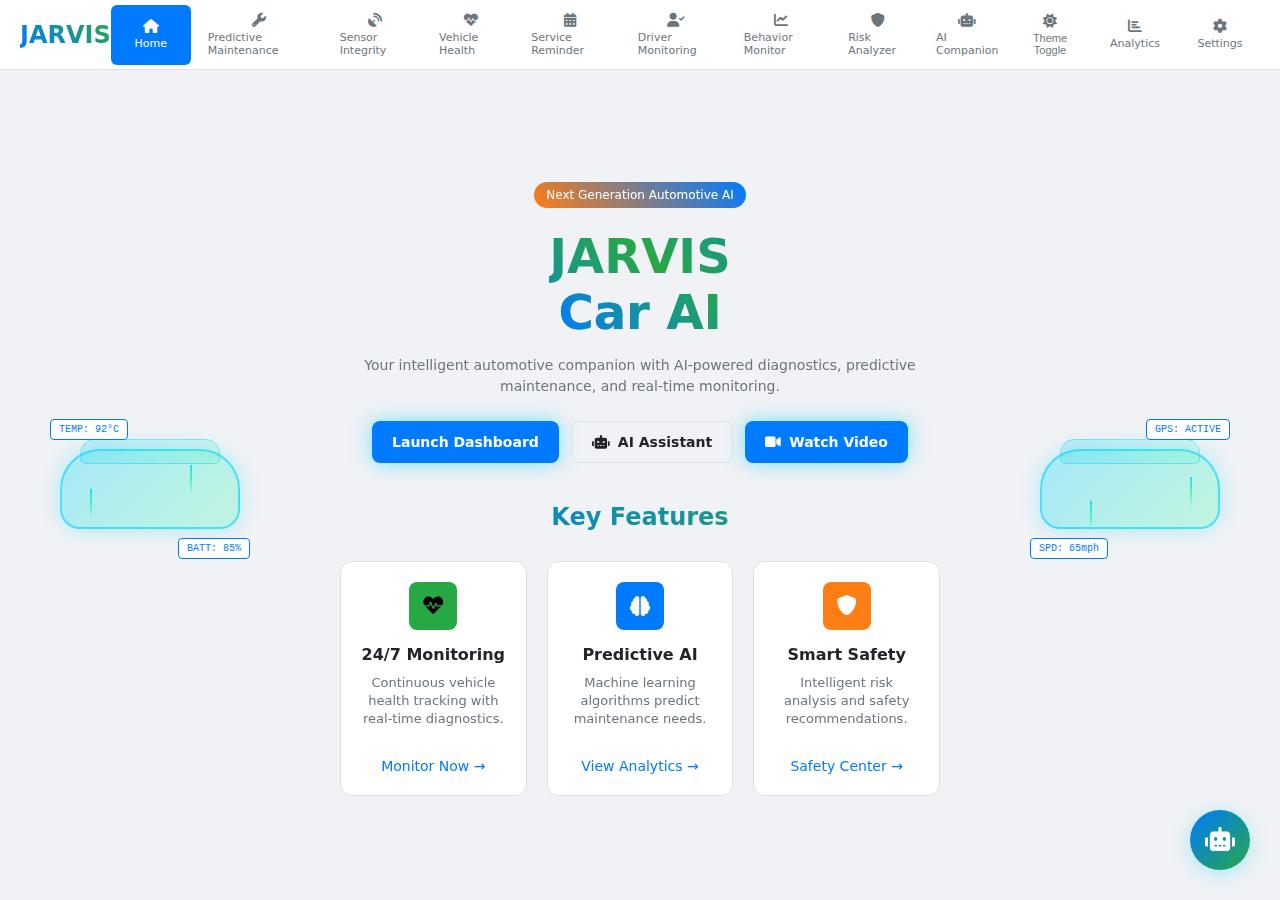
<file: html/index.html>
<!DOCTYPE html>
<html lang="en">
<head>
    <meta charset="UTF-8">
    <meta name="viewport" content="width=device-width, initial-scale=1.0">
    <title>JARVIS Car AI - Intelligent Automotive Companion</title>
    <link href="/header/header.css" rel="stylesheet" type="text/css" />
    <link href="/chatbot/chatbot.css" rel="stylesheet" type="text/css" />
    <link href="/css/index.css" rel="stylesheet" type="text/css" />
    <link rel="stylesheet" href="/preloader/preloader.css">
    <link href="https://cdnjs.cloudflare.com/ajax/libs/font-awesome/6.0.0/css/all.min.css" rel="stylesheet">
    <script src="https://code.jquery.com/jquery-3.6.0.min.js"></script>
    <link rel="apple-touch-icon" sizes="180x180" href="/favico-icon/apple-touch-icon.png">
    <link rel="icon" type="image/png" sizes="32x32" href="/favico-icon/favicon-32x32.png">
    <link rel="icon" type="image/png" sizes="16x16" href="/favico-icon/favicon-16x16.png">
    <link rel="manifest" href="/favico-icon/site.webmanifest">
</head>
<body class="single-page-layout">
    
    <div id="google_translate_element" style="display:none;"></div>
    
    <header id="header-placeholder"></header>

    <div class="full-width-container">
        <section class="left-car-section">
            <div class="car-display">
                <div class="car-outline">
                    <div class="car-body"></div>
                    <div class="car-windows"></div>
                    <div class="car-data-overlay">
                        <div class="data-point top-left">TEMP: 92°C</div>
                        <div class="data-point bottom-right">BATT: 85%</div>
                        <div class="data-stream stream-1"></div>
                        <div class="data-stream stream-2"></div>
                    </div>
                </div>
            </div>
        </section>

        <section class="center-content">
            <div class="hero-badge">Next Generation Automotive AI</div>
            <h1 class="hero-title">
                JARVIS<br>
                <span class="hero-subtitle">Car AI</span>
            </h1>
            <p class="hero-description">
                Your intelligent automotive companion with AI-powered diagnostics, predictive maintenance, and real-time monitoring.
            </p>
            <div class="hero-actions">
                <a href="vehicle-health.html" class="btn-primary glow-effect">Launch Dashboard</a>
                <a href="ai-companion.html" class="btn-secondary">
                    <i class="fas fa-robot"></i>
                    AI Assistant
                </a>
                <a href="https://youtu.be/D7npse9n-Yw?si=PcrAKd9kZKw31eBI" target="_blank" class="btn-primary glow-effect">
                    <i class="fas fa-video"></i>
                    Watch Video
                </a>
            </div>
            
            <div class="key-features-center">
                <h2 class="features-title">Key Features</h2>
                <div class="features-grid-center">
                    <a href="driver-monitoring.html" class="feature-card-link">
                        <div class="feature-card-center">
                            <div class="feature-icon-center green">
                                <i class="fas fa-heartbeat"></i>
                            </div>
                            <h4>24/7 Monitoring</h4>
                            <p>Continuous vehicle health tracking with real-time diagnostics.</p>
                            <span class="feature-link">Monitor Now →</span>
                        </div>
                    </a>
                    <a href="predictive-maintenance.html" class="feature-card-link">
                        <div class="feature-card-center">
                            <div class="feature-icon-center blue">
                                <i class="fas fa-brain"></i>
                            </div>
                            <h4>Predictive AI</h4>
                            <p>Machine learning algorithms predict maintenance needs.</p>
                            <span class="feature-link">View Analytics →</span>
                        </div>
                    </a>
                    <a href="risk-analyzer.html" class="feature-card-link">
                        <div class="feature-card-center">
                            <div class="feature-icon-center orange">
                                <i class="fas fa-shield-alt"></i>
                            </div>
                            <h4>Smart Safety</h4>
                            <p>Intelligent risk analysis and safety recommendations.</p>
                            <span class="feature-link">Safety Center →</span>
                        </div>
                    </a>
                </div>
            </div>
        </section>

        <section class="right-car-section">
            <div class="car-display">
                <div class="car-outline">
                    <div class="car-body"></div>
                    <div class="car-windows"></div>
                    <div class="car-data-overlay">
                        <div class="data-point top-right">GPS: ACTIVE</div>
                        <div class="data-point bottom-left">SPD: 65mph</div>
                        <div class="data-stream stream-3"></div>
                        <div class="data-stream stream-4"></div>
                    </div>
                </div>
            </div>
        </section>
    </div>

    <div id="chatbot-placeholder"></div>
    <script src="/preloader/preloader.js"></script>
    <script src="/js/index.js"></script>
    <script src="/chatbot/chatbot.js"></script>
    <script type="text/javascript" src="//translate.google.com/translate_a/element.js?cb=googleTranslateElementInit"></script>
</body>
</html>
</file>
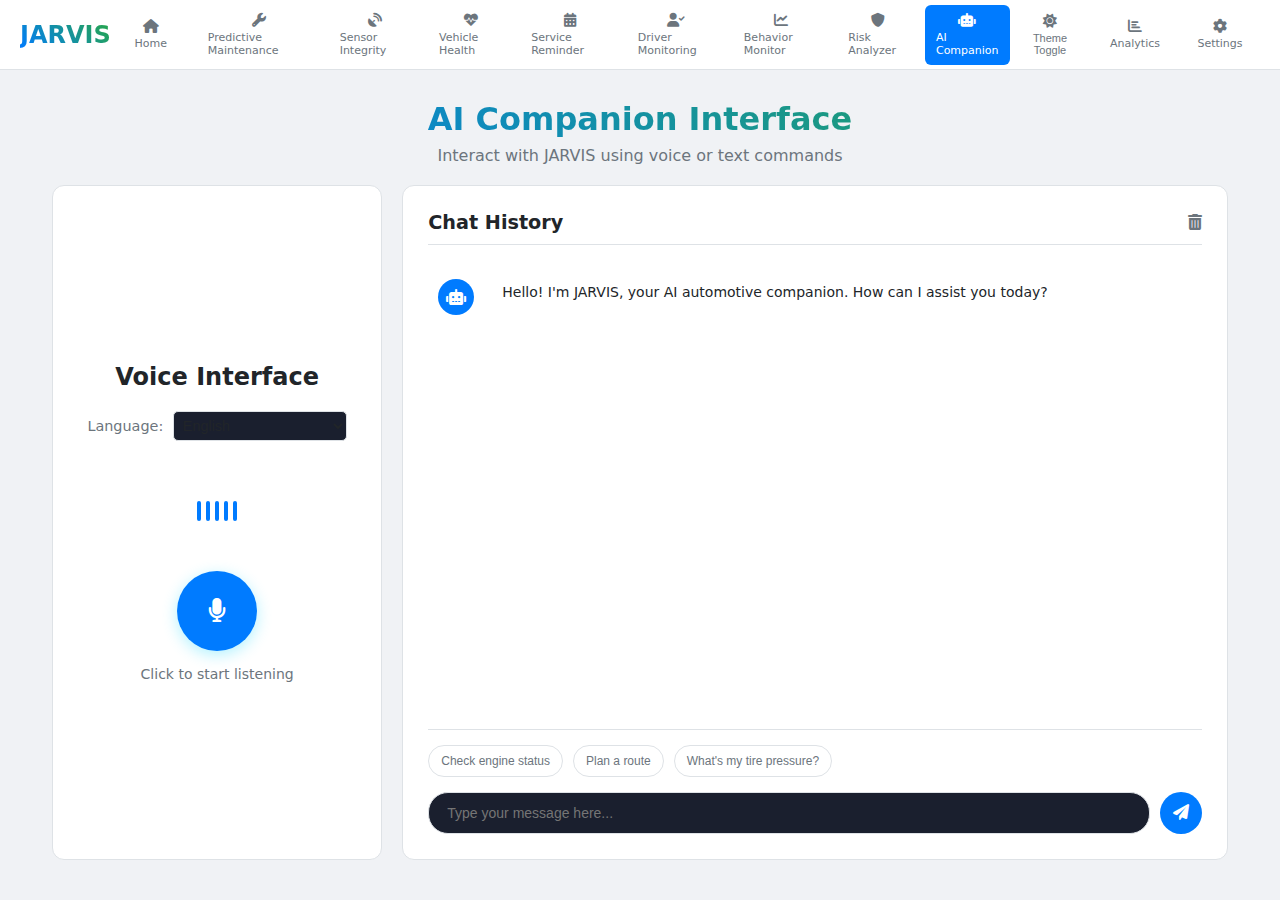
<file: html/ai-companion.html>
<!DOCTYPE html>
<html lang="en">
<head>
    <meta charset="UTF-8">
    <meta name="viewport" content="width=device-width, initial-scale=1.0">
    <title>AI Companion - JARVIS Car AI</title>
    <link href="/header/header.css" rel="stylesheet" type="text/css" />
    <link href="/chatbot/chatbot.css" rel="stylesheet" type="text/css" />
    <link href="/css/ai-companion.css" rel="stylesheet" type="text/css" />
    <link rel="stylesheet" href="/preloader/preloader.css">
    <link href="https://cdnjs.cloudflare.com/ajax/libs/font-awesome/6.0.0/css/all.min.css" rel="stylesheet">
    <link rel="apple-touch-icon" sizes="180x180" href="/favico-icon/apple-touch-icon.png">
    <link rel="icon" type="image/png" sizes="32x32" href="/favico-icon/favicon-32x32.png">
    <link rel="icon" type="image/png" sizes="16x16" href="/favico-icon/favicon-16x16.png">
    <link rel="manifest" href="/favico-icon/site.webmanifest">
</head>
<body>
    <header id="header-placeholder"></header>
    <div id="google_translate_element" style="display:none;"></div>

    <div class="page-wrapper">
        <main class="main-content page-content">
            <div class="section-header">
                <h2>AI Companion Interface</h2>
                <p>Interact with JARVIS using voice or text commands</p>
            </div>
            <div class="companion-interface">
                <div class="voice-ui-card">
                    <h3>Voice Interface</h3>
                    
                    <div class="language-selector">
                        <label for="language-select">Language:</label>
                        <select id="language-select">
                            <option value="en-US">English</option>
                            <option value="hi-IN">हिन्दी (Hindi)</option>
                            <option value="bn-IN">বাংলা (Bengali)</option>
                            <option value="or-IN">ଓଡ଼ିଆ (Odia)</option>
                            <option value="ta-IN">தமிழ் (Tamil)</option>
                            <option value="ml-IN">മലയാളം (Malayalam)</option>
                            <option value="es-ES">Español (Spanish)</option>
                            <option value="fr-FR">Français (French)</option>
                            <option value="de-DE">Deutsch (German)</option>
                        </select>
                    </div>

                    <div class="voice-visualizer">
                        <div class="voice-wave"></div>
                        <div class="voice-wave"></div>
                        <div class="voice-wave"></div>
                        <div class="voice-wave"></div>
                        <div class="voice-wave"></div>
                    </div>
                    
                    <!-- CORRECTED: Container for the voice control buttons -->
                    <div class="voice-controls">
                        <button class="voice-button" id="voice-btn">
                            <i class="fas fa-microphone"></i>
                        </button>
                        <!-- Button to stop the AI's speech -->
                        <button class="stop-speech-button" id="stop-speech-btn" title="Stop Speaking">
                            <i class="fas fa-stop-circle"></i>
                        </button>
                    </div>

                    <div class="voice-status" id="voice-status">Click to start listening</div>
                </div>
                <div class="chat-interface">
                    <div class="chat-header">
                        <h3>Chat History</h3>
                        <button id="clear-chat-btn" title="Clear Chat">
                            <i class="fas fa-trash-alt"></i>
                        </button>
                    </div>
                    <div class="chat-messages" id="chat-messages">
                        <div class="message ai-message">
                            <i class="fas fa-robot"></i>
                            <div>Hello! I'm JARVIS, your AI automotive companion. How can I assist you today?</div>
                        </div>
                    </div>
                    <div class="chat-input-area">
                        <div class="suggested-prompts" id="suggested-prompts">
                            <button class="prompt-btn">Check engine status</button>
                            <button class="prompt-btn">Plan a route</button>
                            <button class="prompt-btn">What's my tire pressure?</button>
                        </div>
                        <form id="chat-form" class="chat-form">
                            <input type="text" id="message-input" placeholder="Type your message here..." autocomplete="off">
                            <button type="submit" id="send-btn">
                                <i class="fas fa-paper-plane"></i>
                            </button>
                        </form>
                    </div>
                </div>
            </div>
        </main>
    </div>
    <script src="/preloader/preloader.js"></script>
    <script src="/js/ai-companion.js"></script>
    <script type="text/javascript" src="//translate.google.com/translate_a/element.js?cb=googleTranslateElementInit"></script>
</body>
</html>
</file>
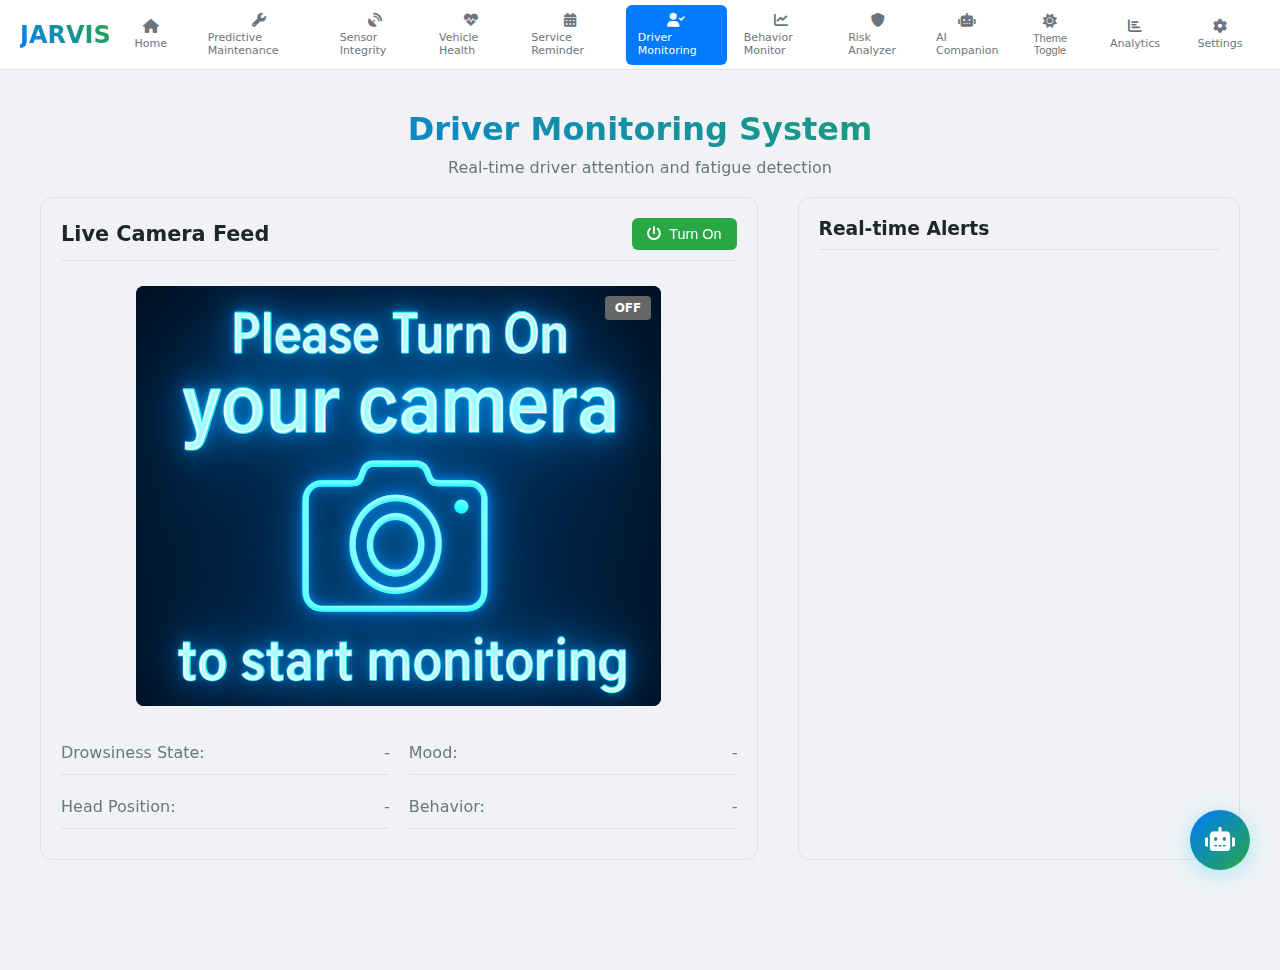
<file: html/driver-monitoring.html>
<!DOCTYPE html>
<html lang="en">
<head>
    <meta charset="UTF-8">
    <meta name="viewport" content="width=device-width, initial-scale=1.0">
    <title>Driver Monitoring - JARVIS Car AI</title>
    <link href="/header/header.css" rel="stylesheet" type="text/css" />
    <link href="/chatbot/chatbot.css" rel="stylesheet" type="text/css" />
    <link href="/css/driver-monitoring.css" rel="stylesheet" type="text/css" />
    <link rel="stylesheet" href="/preloader/preloader.css">
    <link href="https://cdnjs.cloudflare.com/ajax/libs/font-awesome/6.0.0/css/all.min.css" rel="stylesheet">
    <link rel="apple-touch-icon" sizes="180x180" href="/favico-icon/apple-touch-icon.png">
    <link rel="icon" type="image/png" sizes="32x32" href="/favico-icon/favicon-32x32.png">
    <link rel="icon" type="image/png" sizes="16x16" href="/favico-icon/favicon-16x16.png">
    <link rel="manifest" href="/favico-icon/site.webmanifest">
    
</head>
<body>
    <header id="header-placeholder"></header>
    <div id="google_translate_element" style="display:none;"></div>

    <main class="main-content">
        <div class="driver-monitoring-container">
            <div class="section-header">
                <h2>Driver Monitoring System</h2>
                <p>Real-time driver attention and fatigue detection</p>
            </div>
            <div class="monitoring-grid">
                <div class="camera-feed-card">
                    <div class="camera-header">
                        <h3>Live Camera Feed</h3>
                        <button id="camera-toggle" class="camera-toggle-btn">
                            <i class="fas fa-power-off"></i> Turn On
                        </button>
                    </div>
                    <div class="camera-preview-container">
                        <div class="camera-preview">
                            <div class="camera-status">OFF</div>
                            <img id="video-feed" src="../monitor.png" alt="Live Camera Feed">
                        </div>
                    </div>
                    <div class="detection-stats">
                        <div class="detection-stats-grid">
                            <div class="stat-item">
                                <span>Drowsiness State:</span>
                                <span class="stat-value status-off" id="drowsiness-state-value">-</span>
                            </div>
                            <div class="stat-item">
                                <span>Mood:</span>
                                <span class="stat-value status-off" id="mood-value">-</span>
                            </div>
                            <div class="stat-item">
                                <span>Head Position:</span>
                                <span class="stat-value status-off" id="head-position-value">-</span>
                            </div>
                            <div class="stat-item">
                                <span>Behavior:</span>
                                <span class="stat-value status-off" id="behavior-value">-</span>
                            </div>
                        </div>
                    </div>
                </div>
                <div class="alerts-panel">
                    <h3>Real-time Alerts</h3>
                    <div class="alert-list" id="alert-list">
                        </div>
                </div>
            </div>
        </div>
    </main>

    <div id="chatbot-placeholder"></div>
    <script src="/preloader/preloader.js"></script>
    <script src="/js/driver-monitoring.js"></script>
    <script src="/chatbot/chatbot.js"></script>
    <script type="text/javascript" src="//translate.google.com/translate_a/element.js?cb=googleTranslateElementInit"></script>
</body>
</html>
</file>
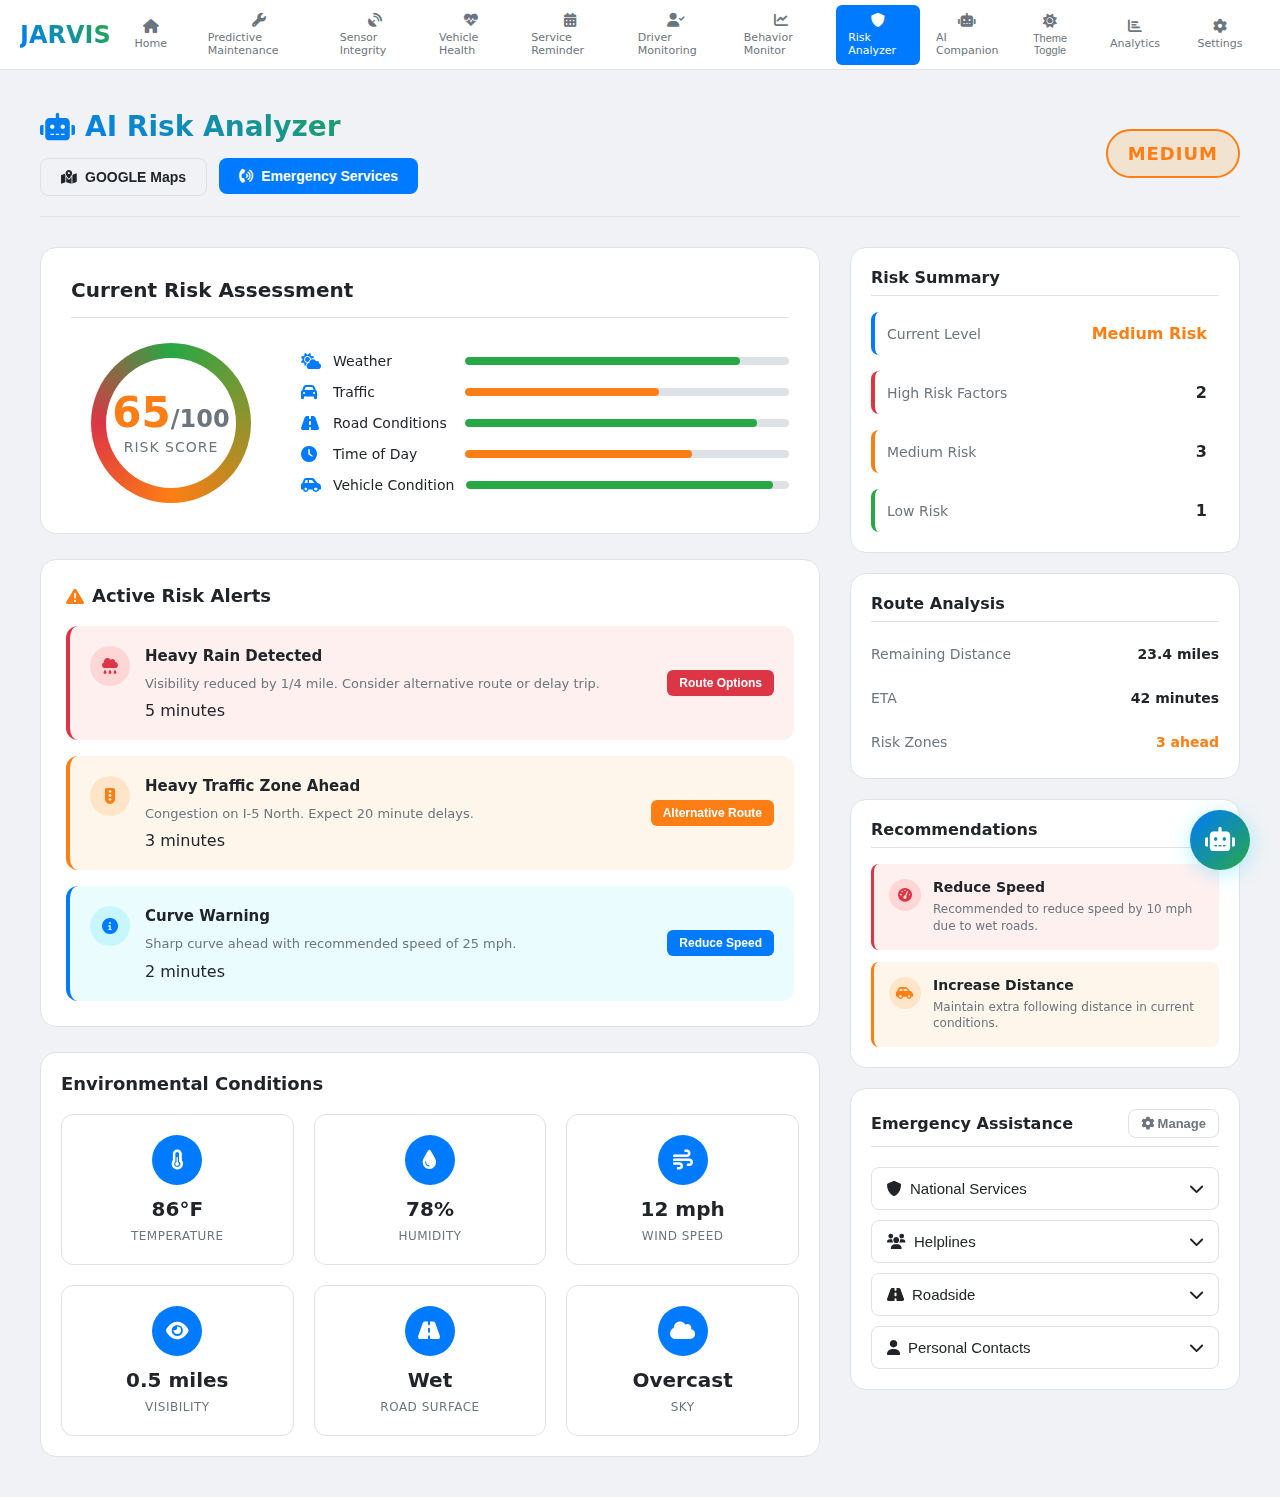
<file: html/risk-analyzer.html>
<!DOCTYPE html>
<html lang="en">
<head>
    <meta charset="UTF-8">
    <meta name="viewport" content="width=device-width, initial-scale=1.0">
    <title>AI Risk Analyzer - JARVIS Car AI</title>
    <link href="/header/header.css" rel="stylesheet" type="text/css" />
    <link href="/chatbot/chatbot.css" rel="stylesheet" type="text/css" />
    <link href="/css/risk-analyzer.css" rel="stylesheet" type="text/css" />
    <link rel="stylesheet" href="/preloader/preloader.css">
    <link href="https://cdnjs.cloudflare.com/ajax/libs/font-awesome/6.0.0/css/all.min.css" rel="stylesheet">
    <link rel="apple-touch-icon" sizes="180x180" href="/favico-icon/apple-touch-icon.png">
    <link rel="icon" type="image/png" sizes="32x32" href="/favico-icon/favicon-32x32.png">
    <link rel="icon" type="image/png" sizes="16x16" href="/favico-icon/favicon-16x16.png">
    <link rel="manifest" href="/favico-icon/site.webmanifest">
    
</head>
<body>
    <header id="header-placeholder"></header>
    <div id="google_translate_element" style="display:none;"></div>

    <main class="main-content page-content">
        <div class="risk-analyzer-layout">
            <div class="page-header">
                <div class="header-left">
                    <h2><i class="fas fa-robot"></i> AI Risk Analyzer</h2>
                    <div class="header-actions">
                        <button class="btn-secondary" id="google-maps-btn">
                            <i class="fas fa-map-marked-alt"></i>
                            GOOGLE Maps
                        </button>
                        <div class="emergency-dropdown">
                            <button class="btn-primary" id="header-emergency-btn">
                                <i class="fas fa-phone-volume"></i> Emergency Services
                            </button>
                            <div class="dropdown-content" id="header-emergency-dropdown">
                                <a href="tel:112"><strong>NATIONAL EMERGENCY:</strong> 112</a>
                                <a href="tel:100"><strong>POLICE:</strong> 100 or 112</a>
                                <a href="tel:101"><strong>FIRE:</strong> 101</a>
                                <a href="tel:102"><strong>AMBULANCE:</strong> 102</a>
                                <a href="tel:1091"><strong>WOMEN HELPLINE:</strong> 1091</a>
                                <a href="tel:14567"><strong>SENIOR CITIZEN HELPLINE:</strong> 14567</a>
                                <a href="tel:1033"><strong>ROAD ACCIDENT (HIGHWAY):</strong> 1033</a>
                                <a href="tel:1930"><strong>CYBER CRIME HELPLINE:</strong> 1930</a>
                            </div>
                        </div>
                    </div>
                </div>
                <div class="risk-level-badge">
                    <span class="risk-level medium">MEDIUM</span>
                </div>
            </div>

            <div class="risk-dashboard-grid">
                <div class="risk-main-column">
                    <div class="risk-assessment-card">
                        <h3>Current Risk Assessment</h3>
                        <div class="risk-score-display">
                            <div class="risk-score-circle">
                                <div class="score-value">65<span class="score-max">/100</span></div>
                                <div class="score-label">Risk Score</div>
                            </div>
                            <div class="risk-factors">
                                <div class="factor-item good">
                                    <i class="fas fa-cloud-sun"></i>
                                    <span>Weather</span>
                                    <div class="factor-bar">
                                        <div class="factor-fill good" style="width: 85%"></div>
                                    </div>
                                </div>
                                <div class="factor-item warning">
                                    <i class="fas fa-car"></i>
                                    <span>Traffic</span>
                                    <div class="factor-bar">
                                        <div class="factor-fill warning" style="width: 60%"></div>
                                    </div>
                                </div>
                                <div class="factor-item good">
                                    <i class="fas fa-road"></i>
                                    <span>Road Conditions</span>
                                    <div class="factor-bar">
                                        <div class="factor-fill good" style="width: 90%"></div>
                                    </div>
                                </div>
                                <div class="factor-item warning">
                                    <i class="fas fa-clock"></i>
                                    <span>Time of Day</span>
                                    <div class="factor-bar">
                                        <div class="factor-fill warning" style="width: 70%"></div>
                                    </div>
                                </div>
                                <div class="factor-item good">
                                    <i class="fas fa-car-side"></i>
                                    <span>Vehicle Condition</span>
                                    <div class="factor-bar">
                                        <div class="factor-fill good" style="width: 95%"></div>
                                    </div>
                                </div>
                            </div>
                        </div>
                    </div>

                    <div class="active-alerts-card">
                        <h3><i class="fas fa-exclamation-triangle"></i> Active Risk Alerts</h3>
                        <div class="alert-list">
                            <div class="alert-item critical">
                                <div class="alert-icon">
                                    <i class="fas fa-cloud-rain"></i>
                                </div>
                                <div class="alert-content">
                                    <h4>Heavy Rain Detected</h4>
                                    <p>Visibility reduced by 1/4 mile. Consider alternative route or delay trip.</p>
                                    <span class="alert-time">5 minutes</span>
                                </div>
                                <div class="alert-actions">
                                    <button class="btn-alert-primary">Route Options</button>
                                </div>
                            </div>
                            <div class="alert-item warning">
                                <div class="alert-icon">
                                    <i class="fas fa-traffic-light"></i>
                                </div>
                                <div class="alert-content">
                                    <h4>Heavy Traffic Zone Ahead</h4>
                                    <p>Congestion on I-5 North. Expect 20 minute delays.</p>
                                    <span class="alert-time">3 minutes</span>
                                </div>
                                <div class="alert-actions">
                                    <button class="btn-alert-secondary">Alternative Route</button>
                                </div>
                            </div>
                            <div class="alert-item good">
                                <div class="alert-icon">
                                    <i class="fas fa-info-circle"></i>
                                </div>
                                <div class="alert-content">
                                    <h4>Curve Warning</h4>
                                    <p>Sharp curve ahead with recommended speed of 25 mph.</p>
                                    <span class="alert-time">2 minutes</span>
                                </div>
                                <div class="alert-actions">
                                    <button class="btn-alert-info">Reduce Speed</button>
                                </div>
                            </div>
                        </div>
                    </div>

                    <div class="environmental-card">
                        <h3>Environmental Conditions</h3>
                        <div class="env-grid">
                            <div class="env-item">
                                <div class="env-icon">
                                    <i class="fas fa-thermometer-half"></i>
                                </div>
                                <div class="env-data">
                                    <span class="env-value">86°F</span>
                                    <span class="env-label">Temperature</span>
                                </div>
                            </div>
                            <div class="env-item">
                                <div class="env-icon">
                                    <i class="fas fa-tint"></i>
                                </div>
                                <div class="env-data">
                                    <span class="env-value">78%</span>
                                    <span class="env-label">Humidity</span>
                                </div>
                            </div>
                            <div class="env-item">
                                <div class="env-icon">
                                    <i class="fas fa-wind"></i>
                                </div>
                                <div class="env-data">
                                    <span class="env-value">12 mph</span>
                                    <span class="env-label">Wind Speed</span>
                                </div>
                            </div>
                            <div class="env-item">
                                <div class="env-icon">
                                    <i class="fas fa-eye"></i>
                                </div>
                                <div class="env-data">
                                    <span class="env-value">0.5 miles</span>
                                    <span class="env-label">Visibility</span>
                                </div>
                            </div>
                            <div class="env-item">
                                <div class="env-icon">
                                    <i class="fas fa-road"></i>
                                </div>
                                <div class="env-data">
                                    <span class="env-value">Wet</span>
                                    <span class="env-label">Road Surface</span>
                                </div>
                            </div>
                            <div class="env-item">
                                <div class="env-icon">
                                    <i class="fas fa-cloud"></i>
                                </div>
                                <div class="env-data">
                                    <span class="env-value">Overcast</span>
                                    <span class="env-label">Sky</span>
                                </div>
                            </div>
                        </div>
                    </div>
                </div>

                <div class="risk-sidebar-column">
                    <div class="risk-summary-card">
                        <h3>Risk Summary</h3>
                        <div class="summary-stats">
                            <div class="summary-item current">
                                <div class="summary-label">Current Level</div>
                                <div class="summary-value medium">Medium Risk</div>
                            </div>
                            <div class="summary-item high">
                                <div class="summary-label">High Risk Factors</div>
                                <div class="summary-value">2</div>
                            </div>
                            <div class="summary-item medium">
                                <div class="summary-label">Medium Risk</div>
                                <div class="summary-value">3</div>
                            </div>
                            <div class="summary-item low">
                                <div class="summary-label">Low Risk</div>
                                <div class="summary-value">1</div>
                            </div>
                        </div>
                    </div>

                    <div class="route-analysis-card">
                        <h3>Route Analysis</h3>
                        <div class="route-stats">
                            <div class="route-stat">
                                <span class="route-label">Remaining Distance</span>
                                <span class="route-value">23.4 miles</span>
                            </div>
                            <div class="route-stat">
                                <span class="route-label">ETA</span>
                                <span class="route-value">42 minutes</span>
                            </div>
                            <div class="route-stat">
                                <span class="route-label">Risk Zones</span>
                                <span class="route-value warning">3 ahead</span>
                            </div>
                        </div>
                    </div>

                    <div class="recommendations-card">
                        <h3>Recommendations</h3>
                        <div class="recommendation-list">
                            <div class="recommendation-item priority-high">
                                <div class="rec-icon">
                                    <i class="fas fa-tachometer-alt"></i>
                                </div>
                                <div class="rec-content">
                                    <h4>Reduce Speed</h4>
                                    <p>Recommended to reduce speed by 10 mph due to wet roads.</p>
                                </div>
                            </div>
                            <div class="recommendation-item priority-medium">
                                <div class="rec-icon">
                                    <i class="fas fa-car-side"></i>
                                </div>
                                <div class="rec-content">
                                    <h4>Increase Distance</h4>
                                    <p>Maintain extra following distance in current conditions.</p>
                                </div>
                            </div>
                        </div>
                    </div>

                    <div class="emergency-card">
                        <h3>Emergency Assistance <button id="manage-contacts-btn" class="settings-btn"><i class="fas fa-cog"></i> Manage</button></h3>
                        <div class="emergency-accordions">
                            <div class="emergency-category">
                                <button class="emergency-category-toggle">
                                    <span><i class="fas fa-shield-alt"></i> National Services</span>
                                    <i class="fas fa-chevron-down toggle-icon"></i>
                                </button>
                                <div class="emergency-category-content">
                                    <ul>
                                        <li><a href="tel:112"><strong>National Emergency:</strong> 112</a></li>
                                        <li><a href="tel:100"><strong>Police:</strong> 100</a></li>
                                        <li><a href="tel:101"><strong>Fire:</strong> 101</a></li>
                                        <li><a href="tel:102"><strong>Ambulance:</strong> 102</a></li>
                                    </ul>
                                </div>
                            </div>
                            <div class="emergency-category">
                                <button class="emergency-category-toggle">
                                    <span><i class="fas fa-users"></i> Helplines</span>
                                    <i class="fas fa-chevron-down toggle-icon"></i>
                                </button>
                                <div class="emergency-category-content">
                                    <ul>
                                        <li><a href="tel:1091"><strong>Women Helpline:</strong> 1091</a></li>
                                        <li><a href="tel:14567"><strong>Senior Citizen:</strong> 14567</a></li>
                                        <li><a href="tel:1930"><strong>Cyber Crime:</strong> 1930</a></li>
                                    </ul>
                                </div>
                            </div>
                            <div class="emergency-category">
                                <button class="emergency-category-toggle">
                                    <span><i class="fas fa-road"></i> Roadside</span>
                                    <i class="fas fa-chevron-down toggle-icon"></i>
                                </button>
                                <div class="emergency-category-content">
                                    <ul>
                                        <li><a href="tel:1033"><strong>Highway Emergency:</strong> 1033</a></li>
                                        <li><a href="tel:18001038383"><strong>Generic RSA 1:</strong> 1800-103-8383</a></li>
                                        <li><a href="tel:18004198383"><strong>Generic RSA 2:</strong> 1800-419-8383</a></li>
                                    </ul>
                                </div>
                            </div>
                            <div class="emergency-category">
                                <button class="emergency-category-toggle">
                                    <span><i class="fas fa-user"></i> Personal Contacts</span>
                                    <i class="fas fa-chevron-down toggle-icon"></i>
                                </button>
                                <div class="emergency-category-content">
                                     <ul id="personal-contacts-ul">
                                        <li><span>No contacts added yet.</span></li>
                                     </ul>
                                </div>
                            </div>
                        </div>
                    </div>

                </div>
            </div>
        </div>
    </main>
    
    <div id="map-container">
        <button id="back-to-dashboard-btn">
            <i class="fas fa-arrow-left"></i>
            Back to Dashboard
        </button>
        <iframe id="map-iframe"
            frameborder="0" style="border:0"
            allowfullscreen="" aria-hidden="false" tabindex="0">
        </iframe>
    </div>

    <div id="contact-modal-overlay" class="modal-overlay">
        <div class="modal-content">
            <button id="close-modal-btn" class="close-btn">&times;</button>
            <h3>Manage Emergency Contacts</h3>
            <form id="contact-form">
                <input type="hidden" id="contact-id">
                <div class="form-group">
                    <label for="contact-name">Name</label>
                    <input type="text" id="contact-name" placeholder="e.g., Jane Doe" required>
                </div>
                <div class="form-group">
                    <label for="contact-number">Phone Number</label>
                    <input type="tel" id="contact-number" placeholder="e.g., +919876543210" required>
                </div>
                <button type="submit" id="save-contact-btn" class="btn-primary">Add Contact</button>
            </form>
            <div class="contact-list-container">
                <h4>Your Contacts</h4>
                <ul id="modal-contact-list">
                    </ul>
            </div>
        </div>
    </div>

    <div id="chatbot-placeholder"></div>
    <script src="/preloader/preloader.js"></script>
    <script src="/js/risk-analyzer.js"></script>
    <script src="/chatbot/chatbot.js"></script>
    <script type="text/javascript" src="//translate.google.com/translate_a/element.js?cb=googleTranslateElementInit"></script>
</body>
</html>
</file>
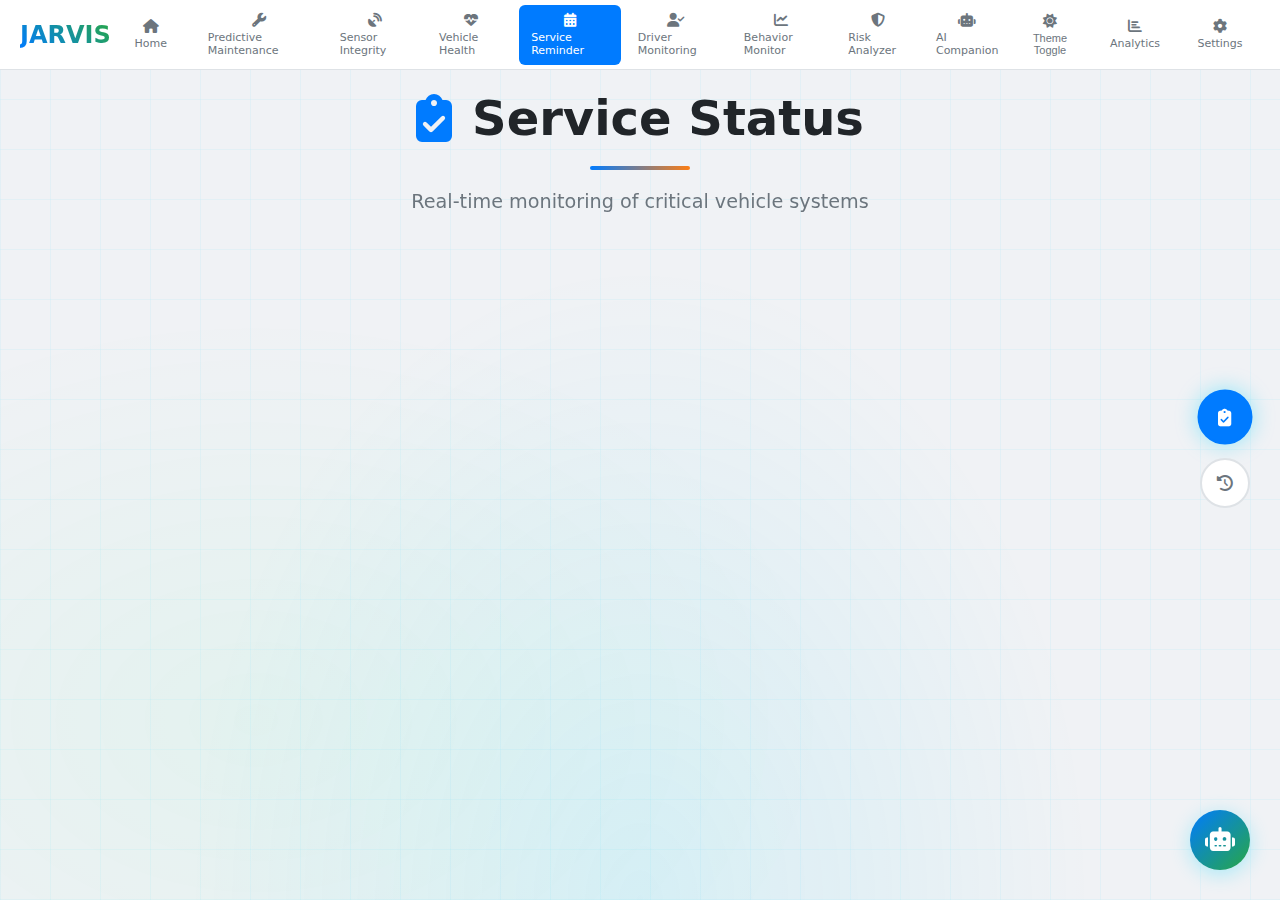
<file: html/service-reminder.html>
<!DOCTYPE html>
<html lang="en">
<head>
    <meta charset="UTF-8">
    <meta name="viewport" content="width=device-width, initial-scale=1.0">
    <title>Service Reminder - JARVIS Car AI</title>
    <link href="/header/header.css" rel="stylesheet" type="text/css" />
    <link href="/chatbot/chatbot.css" rel="stylesheet" type="text/css" />
    <link href="/css/service-reminder.css" rel="stylesheet" type="text/css" />
    <link href="/preloader/preloader.css" rel="stylesheet" type="text/css">
    <link href="https://cdnjs.cloudflare.com/ajax/libs/font-awesome/6.4.0/css/all.min.css" rel="stylesheet">
    <link rel="apple-touch-icon" sizes="180x180" href="/favico-icon/apple-touch-icon.png">
    <link rel="icon" type="image/png" sizes="32x32" href="/favico-icon/favicon-32x32.png">
    <link rel="icon" type="image/png" sizes="16x16" href="/favico-icon/favicon-16x16.png">
    <link rel="manifest" href="/favico-icon/site.webmanifest">
</head>
<body class="jarvis-service-body">
    
    <div id="preloader-placeholder"></div>
    <header id="header-placeholder"></header>
    <div id="google_translate_element" style="display:none;"></div>

    <nav class="vertical-pagination">
        <div class="pagination-dots"></div>
    </nav>

    <div class="page-container">
        <section id="status" class="page service-status-section">
            <div class="section-content-wrapper">
                <div class="section-header animate-fade-in">
                    <h2 class="section-title">
                        <i class="fas fa-clipboard-check"></i>
                        Service Status
                    </h2>
                    <div class="title-underline"></div>
                    <p class="section-subtitle">Real-time monitoring of critical vehicle systems</p>
                </div>
                <div class="service-cards-grid">
                    </div>
            </div>
        </section>

        <section id="history" class="page service-history-section">
             <div class="section-content-wrapper">
                <div class="section-header animate-fade-in">
                    <h2 class="section-title">
                        <i class="fas fa-history"></i>
                        Service History
                    </h2>
                    <div class="title-underline"></div>
                    <p class="section-subtitle">Complete maintenance record with AI analysis</p>
                </div>
                <div class="timeline-container">
                    <div class="timeline">
                        </div>
                </div>
            </div>
        </section>
    </div>

    <div id="chatbot-placeholder"></div>

    <script src="/preloader/preloader.js"></script>
    <script src="https://ajax.googleapis.com/ajax/libs/jquery/3.5.1/jquery.min.js"></script>
    <script src="/js/service-reminder.js"></script>
    <script type="text/javascript" src="//translate.google.com/translate_a/element.js?cb=googleTranslateElementInit"></script>

</body>
</html>
</file>
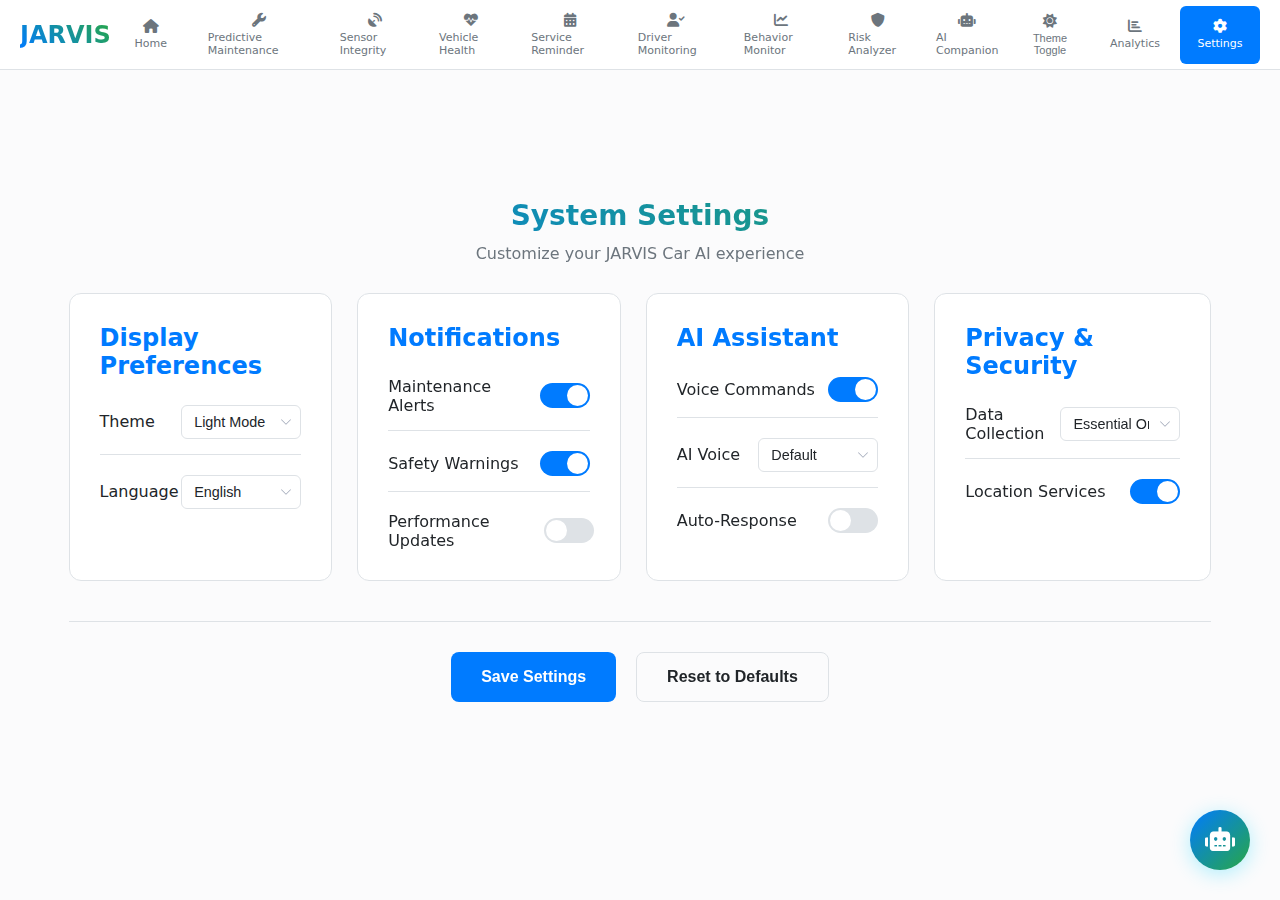
<file: html/settings.html>
<!DOCTYPE html>
<html lang="en">
<head>
    <meta charset="UTF-8">
    <meta name="viewport" content="width=device-width, initial-scale=1.0">
    <title>Settings - JARVIS Car AI</title>
    <link href="/header/header.css" rel="stylesheet" type="text/css" />
    <link href="/chatbot/chatbot.css" rel="stylesheet" type="text/css" />
    <link href="/css/settings.css" rel="stylesheet" type="text/css" />
    <link rel="stylesheet" href="/preloader/preloader.css">
    <link href="https://cdnjs.cloudflare.com/ajax/libs/font-awesome/6.0.0/css/all.min.css" rel="stylesheet">
    <link rel="apple-touch-icon" sizes="180x180" href="/favico-icon/apple-touch-icon.png">
    <link rel="icon" type="image/png" sizes="32x32" href="/favico-icon/favicon-32x32.png">
    <link rel="icon" type="image/png" sizes="16x16" href="/favico-icon/favicon-16x16.png">
    <link rel="manifest" href="/favico-icon/site.webmanifest">
</head>
<body>
    <header id="header-placeholder"></header>
    <div id="google_translate_element" style="display:none;"></div>
    <main class="main-content page-content">
        <div class="settings-container">
            <div class="section-header">
                <h2>System Settings</h2>
                <p>Customize your JARVIS Car AI experience</p>
            </div>
            <div class="settings-grid">
                <div class="settings-card">
                    <h3>Display Preferences</h3>
                    <div class="setting-item">
                        <label for="theme-select">Theme</label>
                        <select id="theme-select" class="setting-select">
                            <option value="dark">Dark Mode</option>
                            <option value="light">Light Mode</option>
                        </select>
                    </div>
                    <div class="setting-item">
                        <label for="language-select">Language</label>
                        <select id="language-select" class="setting-select">
                            <option value="en">English</option>
                            <option value="hi">Hindi</option>
                            <option value="bn">Bengali</option>
                            <option value="or">Odia</option>
                            <option value="ta">Tamil</option>
                            <option value="ml">Malayalam</option>
                            <option value="es">Spanish</option>
                            <option value="fr">French</option>
                            <option value="de">German</option>
                        </select>
                    </div>
                </div>
                <div class="settings-card">
                    <h3>Notifications</h3>
                    <div class="setting-item">
                        <label for="maintenance-alerts">Maintenance Alerts</label>
                        <div class="toggle-switch"><input type="checkbox" id="maintenance-alerts" checked><label for="maintenance-alerts"></label></div>
                    </div>
                    <div class="setting-item">
                        <label for="safety-warnings">Safety Warnings</label>
                        <div class="toggle-switch"><input type="checkbox" id="safety-warnings" checked><label for="safety-warnings"></label></div>
                    </div>
                    <div class="setting-item">
                        <label for="performance-updates">Performance Updates</label>
                        <div class="toggle-switch"><input type="checkbox" id="performance-updates"><label for="performance-updates"></label></div>
                    </div>
                </div>
                <div class="settings-card">
                    <h3>AI Assistant</h3>
                    <div class="setting-item">
                        <label for="voice-commands">Voice Commands</label>
                        <div class="toggle-switch"><input type="checkbox" id="voice-commands" checked><label for="voice-commands"></label></div>
                    </div>
                    <div class="setting-item">
                        <label for="ai-voice-select">AI Voice</label>
                        <select id="ai-voice-select" class="setting-select">
                            <option value="default">Default</option>
                            </select>
                    </div>
                    <div class="setting-item">
                        <label for="auto-response">Auto-Response</label>
                        <div class="toggle-switch"><input type="checkbox" id="auto-response"><label for="auto-response"></label></div>
                    </div>
                </div>
                <div class="settings-card">
                    <h3>Privacy & Security</h3>
                    <div class="setting-item">
                        <label for="data-collection">Data Collection</label>
                        <select id="data-collection" class="setting-select">
                            <option>Essential Only</option>
                            <option>Performance</option>
                            <option>All Data</option>
                        </select>
                    </div>
                    <div class="setting-item">
                        <label for="location-services">Location Services</label>
                        <div class="toggle-switch"><input type="checkbox" id="location-services" checked><label for="location-services"></label></div>
                    </div>
                </div>
            </div>
            <div class="settings-actions">
                <button class="btn-primary" id="save-settings-btn">Save Settings</button>
                <button class="btn-secondary" id="reset-settings-btn">Reset to Defaults</button>
            </div>
        </div>
    </main>
    <div id="chatbot-placeholder"></div>
    <div id="google_translate_element" style="display:none;"></div>
    <script src="/preloader/preloader.js"></script>
    <script src="/js/settings.js"></script>
    <script type="text/javascript" src="//translate.google.com/translate_a/element.js?cb=googleTranslateElementInit"></script>
</body>
</html>
</file>
<file: header/header.css>
/* header.css */
.navbar {
    position: fixed;
    top: 0;
    left: 0;
    right: 0;
    height: 70px;
    background: var(--secondary-bg);
    border-bottom: 1px solid var(--border-color);
    display: flex;
    align-items: center;
    justify-content: space-between;
    padding: 0 20px;
    z-index: 999;
    backdrop-filter: blur(10px);
}

.nav-brand .jarvis-logo {
    font-size: 24px;
    font-weight: bold;
    background: linear-gradient(45deg, var(--accent-blue), var(--accent-green));
    -webkit-background-clip: text;
    -webkit-text-fill-color: transparent;
    background-clip: text;
}

/* Default styles for larger screens */
.nav-links-container {
    display: flex;
    flex-grow: 1;
    justify-content: center;
    align-items: center;
}

.nav-items {
    display: flex;
    gap: 5px;
    flex-grow: 1;
    justify-content: center;
}

.nav-settings {
    display: flex;
    gap: 5px;
}

.nav-item {
    display: flex;
    flex-direction: column;
    align-items: center;
    justify-content: center;
    gap: 4px;
    padding: 8px 12px;
    background: none;
    border: none;
    color: var(--text-secondary);
    border-radius: 6px;
    cursor: pointer;
    transition: all 0.3s ease;
    font-size: 11px;
    text-decoration: none;
    min-width: 80px; 
}

.nav-item i {
    font-size: 14px;
}

.nav-item:hover {
    background: var(--hover-color);
    color: var(--text-primary);
    text-decoration: none;
}

.nav-item.active {
    background: var(--accent-blue);
    color: white;
}

/* Hide menu toggle by default on large screens */
.menu-toggle {
    display: none;
    background: none;
    border: none;
    font-size: 24px;
    color: var(--text-primary);
    cursor: pointer;
    padding: 10px;
    border-radius: 6px;
    transition: background 0.3s ease;
}

.menu-toggle:hover {
    background: var(--hover-color);
}


/* Media Query for Tablets and smaller screens */
@media (max-width: 768px) {
    .navbar {
        height: 60px; 
        padding: 0 15px;
    }

    .nav-brand .jarvis-logo {
        font-size: 20px;
    }

    /* Show the hamburger menu toggle */
    .menu-toggle {
        display: block;
    }

    /* Hide the full navigation by default on small screens */
    .nav-links-container {
        display: none; 
        flex-direction: column;
        position: absolute;
        top: 60px; 
        left: 0;
        width: 100%;
        background: var(--secondary-bg);
        border-top: 1px solid var(--border-color);
        box-shadow: 0 8px 16px rgba(0, 0, 0, 0.2);
        padding: 10px 0;
        z-index: 998;
        align-items: flex-start; 
        justify-content: flex-start;
        max-height: calc(100vh - 60px); 
        overflow-y: auto; 
    }

    /* When the menu is open */
    .nav-links-container.open {
        display: flex;
    }

    .nav-items,
    .nav-settings {
        flex-direction: column;
        width: 100%;
        gap: 0;
        align-items: center;
    }

    .nav-item {
        width: 100%;
        padding: 12px 20px;
        font-size: 14px;
        min-width: unset; 
        text-align: center; 
    }

    /* Hide icons on tablet/mobile */
    .nav-item i {
        display: none;
    }

    /* Ensure text is centered and visible */
    .nav-item span {
        display: block;
        text-align: center;
    }

    /* Add a border between nav-items for better separation */
    .nav-items .nav-item:not(:last-child) {
        border-bottom: 1px solid rgba(var(--border-color-rgb), 0.2);
    }

    /* Remove border for the last item in settings to avoid double border */
    .nav-settings .nav-item:last-child {
        border-bottom: none;
    }

    /* Add a separator between nav-items and nav-settings sections */
    .nav-settings {
        margin-top: 10px; 
        border-top: 1px solid rgba(var(--border-color-rgb), 0.2);
        padding-top: 10px;
    }
}

/* Additional adjustments for very small screens if necessary */
@media (max-width: 480px) {
    .nav-item {
        font-size: 13px;
    }
}
</file>
<file: chatbot/chatbot.css>
/* Floating Chatbot */
.chatbot-float {
    position: fixed;
    z-index: 10000;
}

.chatbot-toggle {
    width: 60px;
    height: 60px;
    border-radius: 50%;
    background: linear-gradient(135deg, var(--accent-blue), var(--accent-green));
    border: none;
    color: white;
    font-size: 24px;
    cursor: pointer;
    box-shadow: 0 4px 20px rgba(0, 212, 255, 0.3);
    transition: all 0.3s ease;
    touch-action: none; 
}

.chatbot-toggle:hover {
    transform: scale(1.1);
    box-shadow: 0 6px 25px rgba(0, 212, 255, 0.5);
}

.chatbot-widget {
    position: absolute;
    width: 350px;
    height: 500px;
    background: var(--card-bg);
    border: 1px solid var(--border-color);
    border-radius: 16px;
    box-shadow: 0 10px 40px rgba(0, 0, 0, 0.3);
    display: none;
    flex-direction: column;
    overflow: hidden;
    backdrop-filter: blur(10px);
    transition: transform 0.3s ease-out, opacity 0.3s ease-out;
}

.chatbot-widget.active {
    display: flex;
    animation: slideUp 0.3s ease-out;
}

/* Adaptive Widget Placement */
.chatbot-widget.top-right {
    top: 0px;
    left: -360px;
}

.chatbot-widget.top-left {
    top: 0px;
    left: 70px; 
}

.chatbot-widget.bottom-right {
    bottom: 0px;
    left: -360px; 
}

.chatbot-widget.bottom-left {
    bottom: 0px;
    left: 70px;
}


@keyframes slideUp {
    from {
        opacity: 0;
        transform: translateY(20px);
    }
    to {
        opacity: 1;
        transform: translateY(0);
    }
}

.chatbot-header {
    background: linear-gradient(135deg, var(--accent-blue), var(--accent-green));
    padding: 20px;
    display: flex;
    justify-content: space-between;
    align-items: center;
    color: white;
}

.chatbot-header h4 {
    margin: 0;
    font-size: 18px;
    font-weight: 600;
}

.chatbot-close {
    background: none;
    border: none;
    color: white;
    font-size: 24px;
    cursor: pointer;
    padding: 0;
    width: 30px;
    height: 30px;
    display: flex;
    align-items: center;
    justify-content: center;
    border-radius: 50%;
    transition: background 0.3s ease;
}

.chatbot-close:hover {
    background: rgba(255, 255, 255, 0.2);
}

.chatbot-messages {
    flex: 1;
    padding: 20px;
    overflow-y: auto;
    background: var(--primary-bg);
}

.chatbot-message {
    display: flex;
    gap: 12px;
    margin-bottom: 16px;
    align-items: flex-start;
}

.chatbot-message.user {
    flex-direction: row-reverse;
}

.chatbot-message i {
    width: 32px;
    height: 32px;
    border-radius: 50%;
    display: flex;
    align-items: center;
    justify-content: center;
    flex-shrink: 0;
    font-size: 14px;
}

.chatbot-message.bot i {
    background: var(--accent-blue);
    color: white;
}

.chatbot-message.user i {
    background: var(--accent-green);
    color: black;
}

.chatbot-message div {
    background: var(--secondary-bg);
    padding: 12px 16px;
    border-radius: 12px;
    max-width: 250px;
    font-size: 14px;
    line-height: 1.4;
}

.chatbot-message.user div {
    background: var(--accent-green);
    color: black;
}

.chatbot-input-area {
    padding: 20px;
    border-top: 1px solid var(--border-color);
    display: flex;
    gap: 10px;
    background: var(--secondary-bg);
}

.chatbot-input-area input {
    flex: 1;
    padding: 12px 16px;
    border: 1px solid var(--border-color);
    border-radius: 25px;
    background: var(--card-bg);
    color: var(--text-primary);
    font-size: 14px;
    outline: none;
}

.chatbot-input-area input:focus {
    border-color: var(--accent-blue);
}

.chatbot-input-area button {
    width: 45px;
    height: 45px;
    border-radius: 50%;
    background: var(--accent-blue);
    border: none;
    color: white;
    cursor: pointer;
    font-size: 16px;
    transition: all 0.3s ease;
}

.chatbot-input-area button:hover {
    background: var(--accent-green);
    transform: scale(1.05);
}

/* Typing Indicator */
.chatbot-message.typing-indicator .dot {
    display: inline-block;
    width: 8px;
    height: 8px;
    border-radius: 50%;
    background-color: var(--text-secondary);
    margin: 0 2px;
    animation: typing-bounce 1.2s infinite ease-in-out;
}

.chatbot-message.typing-indicator .dot:nth-child(2) {
    animation-delay: 0.2s;
}

.chatbot-message.typing-indicator .dot:nth-child(3) {
    animation-delay: 0.4s;
}

#chatbot-mic {
    width: 45px;
    height: 45px;
    border-radius: 50%;
    background: var(--secondary-bg);
    border: 1px solid var(--border-color);
    color: var(--text-secondary);
    cursor: pointer;
    font-size: 16px;
    transition: all 0.3s ease;
    flex-shrink: 0;
}

#chatbot-mic:hover {
    border-color: var(--accent-blue);
    color: var(--accent-blue);
}

/* Mic button 'active' state for listening */
#chatbot-mic.active {
    background: var(--accent-red);
    border-color: var(--accent-red);
    color: white;
    animation: pulse 1.5s infinite;
}

@keyframes pulse {
    0% {
        box-shadow: 0 0 0 0 rgba(255, 68, 68, 0.7);
    }
    70% {
        box-shadow: 0 0 0 10px rgba(255, 68, 68, 0);
    }
    100% {
        box-shadow: 0 0 0 0 rgba(255, 68, 68, 0);
    }
}

/* Typing Indicator */
.chatbot-message.typing-indicator .dot {
    display: inline-block;
    width: 8px;
    height: 8px;
    border-radius: 50%;
    background-color: var(--text-secondary);
    margin: 0 2px;
    animation: typing-bounce 1.2s infinite ease-in-out;
}

.chatbot-message.typing-indicator .dot:nth-child(2) {
    animation-delay: 0.2s;
}

.chatbot-message.typing-indicator .dot:nth-child(3) {
    animation-delay: 0.4s;
}

@keyframes typing-bounce {
    0%, 60%, 100% {
        transform: translateY(0);
    }
    30% {
        transform: translateY(-5px);
    }
}

/* Scrollbar Styling */
::-webkit-scrollbar {
    width: 8px;
}

::-webkit-scrollbar-track {
    background: transparent;
}

::-webkit-scrollbar-thumb {
    background: var(--border-color);
    border-radius: 4px;
}

::-webkit-scrollbar-thumb:hover {
    background: var(--accent-blue);
}

/* Responsive adjustments for chatbot */
@media (max-width: 768px) {
    .chatbot-widget {
        width: 320px;
        height: 450px;
    }
}
</file>
<file: css/index.css>
/* index.css */
* {
    margin: 0;
    padding: 0;
    box-sizing: border-box;
}

body {
    top: 0 !important;
}

.skiptranslate, #goog-gt-tt {
    display: none !important;
}

/* ==================================
    JARVIS AI PRELOADER STYLES
==================================
*/

#preloader {
    position: fixed;
    top: 0;
    left: 0;
    width: 100%;
    height: 100%;
    background-color: #0a192f; /* Dark blue background, matching your theme */
    z-index: 9999;
    display: flex;
    flex-direction: column;
    justify-content: center;
    align-items: center;
    transition: opacity 0.8s ease, visibility 0.8s ease;
    color: #00c6ff; /* A futuristic cyan/blue color */
    font-family: 'Montserrat', 'Segoe UI', 'Roboto', sans-serif;
}

/* HUD Corner Brackets - Created with pseudo-elements */
#preloader::before,
#preloader::after {
    content: '';
    position: absolute;
    width: 40px;
    height: 40px;
    border-color: rgba(0, 198, 255, 0.3);
    border-style: solid;
    animation: corner-flicker 3s linear infinite;
}

#preloader::before {
    top: 30px;
    left: 30px;
    border-width: 2px 0 0 2px;
}

#preloader::after {
    bottom: 30px;
    right: 30px;
    border-width: 0 2px 2px 0;
}


/* The main container for the spinning animation */
.jarvis-loader {
    position: relative;
    width: 150px;
    height: 150px;
    display: flex;
    justify-content: center;
    align-items: center;
}

/* Styling for the two spinning rings */
.loader-ring {
    position: absolute;
    border-radius: 50%;
    border: 3px solid transparent;
}

.ring-1 {
    width: 150px;
    height: 150px;
    border-top-color: #00c6ff;
    animation: spin 2s linear infinite;
}

.ring-2 {
    width: 120px;
    height: 120px;
    border-bottom-color: #0072ff;
    animation: spin-reverse 1.5s linear infinite;
}

/* The central pulsating core */
.loader-core {
    width: 40px;
    height: 40px;
    background-color: #00c6ff;
    border-radius: 50%;
    box-shadow: 0 0 20px #00c6ff, 0 0 40px #00c6ff;
    animation: pulse 1.5s ease-in-out infinite;
}

/* The "Initializing" text */
.loading-text {
    margin-top: 30px;
    font-size: 16px;
    letter-spacing: 4px;
    text-transform: uppercase;
    text-shadow: 0 0 10px rgba(0, 198, 255, 0.7);
    animation: text-flicker 3s ease-in-out infinite;
}


/* ==================================
    KEYFRAME ANIMATIONS
==================================
*/

/* For the spinning rings */
@keyframes spin {
    to { transform: rotate(360deg); }
}

@keyframes spin-reverse {
    to { transform: rotate(-360deg); }
}

/* For the pulsating core */
@keyframes pulse {
    0%, 100% {
        transform: scale(0.9);
        box-shadow: 0 0 20px #00c6ff, 0 0 40px #00c6ff;
        opacity: 0.8;
    }
    50% {
        transform: scale(1.1);
        box-shadow: 0 0 30px #00c6ff, 0 0 60px #00c6ff;
        opacity: 1;
    }
}

/* For the loading text flicker */
@keyframes text-flicker {
    0%, 100% {
        opacity: 1;
        text-shadow: 0 0 10px rgba(0, 198, 255, 0.7);
    }
    50% {
        opacity: 0.7;
        text-shadow: 0 0 10px rgba(0, 198, 255, 0.5);
    }
}

/* For the corner brackets */
@keyframes corner-flicker {
    0%, 100% {
        opacity: 1;
    }
    50% {
        opacity: 0.4;
    }
}


/* Don't forget the class to hide the preloader! */
.preloader-hidden {
    opacity: 0;
    visibility: hidden;
}

:root {
    --primary-bg: #0a0e1a;
    --secondary-bg: #1a1f2e;
    --card-bg: #242938;
    --accent-blue: #00d4ff;
    --accent-green: #00ff88;
    --accent-orange: #ff8800;
    --accent-red: #ff4444;
    --text-primary: #ffffff;
    --text-secondary: #a0a8b8;
    --border-color: #2a3441;
    --hover-color: #2d3748;
}

[data-theme="light"] {
    --primary-bg: #f0f2f5;
    --secondary-bg: #ffffff;
    --card-bg: #ffffff;
    --text-primary: #212529;
    --text-secondary: #6c757d;
    --border-color: #dee2e6;
    --hover-color: #e9ecef;
    --accent-blue: #007bff;
    --accent-green: #28a745;
    --accent-orange: #fd7e14;
    --accent-red: #dc3545;
}

body {
    font-family: 'Segoe UI', system-ui, -apple-system, sans-serif;
    background: var(--primary-bg);
    color: var(--text-primary);
    min-height: 100vh;
    width: 100vw;
    overflow-x: hidden;
    position: relative;
    transition: background-color 0.3s ease, color 0.3s ease;
}

/* Holographic Background Effects */
body::before {
    content: '';
    position: fixed;
    top: 0;
    left: 0;
    width: 100%;
    height: 100%;
    background:
        radial-gradient(ellipse at 50% 100%, rgba(0, 212, 255, 0.1) 0%, transparent 50%),
        radial-gradient(ellipse at 20% 80%, rgba(0, 255, 136, 0.05) 0%, transparent 40%);
    z-index: -2;
    pointer-events: none;
    transition: opacity 0.3s ease;
}

body::after {
    content: '';
    position: fixed;
    top: 0;
    left: 0;
    width: 100%;
    height: 100%;
    background:
        linear-gradient(90deg, rgba(0, 212, 255, 0.05) 1px, transparent 1px),
        linear-gradient(0deg, rgba(0, 212, 255, 0.05) 1px, transparent 1px);
    background-size: 50px 50px;
    z-index: -1;
    pointer-events: none;
    animation: hologram-flicker 8s ease-in-out infinite;
    transition: opacity 0.3s ease;
}

/* Hide effects on light theme */
[data-theme="light"] body::before,
[data-theme="light"] body::after {
    opacity: 0;
}


@keyframes hologram-flicker {
    0%, 100% { opacity: 0.8; }
    50% { opacity: 0.7; }
}

/* Full Width Layout */
.single-page-layout {
    display: flex; 
    flex-direction: column;
    height: 100vh;
    overflow-y: auto;
}

.full-width-container {
    flex: 1;
    display: grid;
    grid-template-columns: 300px 1fr 300px;
    grid-template-rows: 1fr;
    gap: 0;
    padding-top: 78px;
    overflow-y: auto;
}

/* Left Car Section */
.left-car-section {
    grid-column: 1 / 2;
    display: flex;
    align-items: center;
    justify-content: center;
    padding: 20px;
    position: relative;
}

/* Right Car Section */
.right-car-section {
    grid-column: 3 / 4;
    display: flex;
    align-items: center;
    justify-content: center;
    padding: 20px;
    position: relative;
}

/* Center Content */
.center-content {
    grid-column: 2 / 3;
    display: flex;
    flex-direction: column;
    justify-content: center;
    align-items: center;
    padding: 40px;
    text-align: center;
    position: relative;
    z-index: 2;
}

.hero-content {
    position: relative;
    z-index: 2;
    max-width: 100%;
}

.hero-badge {
    display: inline-block;
    background: var(--accent-blue);
    color: white;
    padding: 6px 12px;
    border-radius: 20px;
    font-size: 12px;
    margin-bottom: 20px;
    background: linear-gradient(45deg, var(--accent-orange), var(--accent-blue));
}

.hero-title {
    font-size: 3rem;
    font-weight: 700;
    margin-bottom: 15px;
    background: linear-gradient(45deg, var(--accent-blue), var(--accent-green), var(--accent-blue));
    background-size: 200% 200%;
    -webkit-background-clip: text;
    -webkit-text-fill-color: transparent;
    background-clip: text;
    animation: gradient-shift 3s ease-in-out infinite;
}

@keyframes gradient-shift {
    0%, 100% {
        background-position: 0% 50%;
    }
    50% {
        background-position: 100% 50%;
    }
}

.hero-subtitle {
    background: linear-gradient(45deg, var(--accent-blue), var(--accent-green));
    -webkit-background-clip: text;
    -webkit-text-fill-color: transparent;
    background-clip: text;
}

.hero-description {
    font-size: 14px;
    color: var(--text-secondary);
    margin-bottom: 24px;
    line-height: 1.5;
}

.hero-actions {
    display: flex;
    gap: 12px;
    justify-content: center;
    flex-wrap: wrap;
}

.hero-actions .btn-primary,
.hero-actions .btn-secondary {
    padding: 12px 20px;
    border-radius: 8px;
    font-size: 14px;
    font-weight: 600;
    cursor: pointer;
    transition: all 0.3s ease;
    border: none;
    text-decoration: none;
    display: inline-flex;
    align-items: center;
    gap: 8px;
}

.hero-actions .btn-primary {
    background: var(--accent-blue);
    color: white;
}

.hero-actions .btn-secondary {
    background: transparent;
    color: var(--text-primary);
    border: 1px solid var(--border-color);
}

.hero-actions .btn-primary:hover {
    transform: translateY(-2px);
    box-shadow: 0 8px 25px rgba(0, 212, 255, 0.4);
    text-decoration: none;
    color: white;
}

.hero-actions .btn-secondary:hover {
    transform: translateY(-2px);
    border-color: var(--accent-blue);
    color: var(--accent-blue);
    text-decoration: none;
}

.glow-effect {
    box-shadow: 0 0 20px rgba(0, 212, 255, 0.5);
    animation: pulse-glow 2s ease-in-out infinite alternate;
}

@keyframes pulse-glow {
    from {
        box-shadow: 0 0 20px rgba(0, 212, 255, 0.5);
    }
    to {
        box-shadow: 0 0 30px rgba(0, 212, 255, 0.8);
    }
}

/* Key Features Center */
.key-features-center {
    margin-top: 40px;
    width: 100%;
    max-width: 600px;
}

.features-title {
    font-size: 24px;
    margin-bottom: 30px;
    text-align: center;
    background: linear-gradient(45deg, var(--accent-blue), var(--accent-green));
    -webkit-background-clip: text;
    -webkit-text-fill-color: transparent;
    background-clip: text;
}

.features-grid-center {
    display: grid;
    grid-template-columns: repeat(3, 1fr);
    gap: 20px;
}

.feature-card-link {
    text-decoration: none;
    color: inherit;
    display: block;
}

.feature-card-center {
    background: var(--secondary-bg);
    padding: 20px;
    border-radius: 12px;
    border: 1px solid var(--border-color);
    transition: all 0.3s ease;
    text-align: center;
    height: 100%;
}

.feature-card-link:hover .feature-card-center {
    transform: translateY(-3px);
    border-color: var(--accent-blue);
    box-shadow: 0 8px 25px rgba(0, 212, 255, 0.3);
}

.feature-icon-center {
    width: 48px;
    height: 48px;
    border-radius: 8px;
    display: flex;
    align-items: center;
    justify-content: center;
    font-size: 20px;
    margin: 0 auto 15px;
}

.feature-icon-center.green {
    background: var(--accent-green);
    color: black;
}

.feature-icon-center.blue {
    background: var(--accent-blue);
    color: white;
}

.feature-icon-center.orange {
    background: var(--accent-orange);
    color: white;
}

.feature-card-center h4 {
    font-size: 16px;
    margin-bottom: 10px;
    color: var(--text-primary);
}

.feature-card-center p {
    font-size: 13px;
    color: var(--text-secondary);
    line-height: 1.4;
    margin-bottom: 15px;
}

/* Feature Link */
.feature-link {
    display: inline-block;
    margin-top: 15px;
    color: var(--accent-blue);
    text-decoration: none;
    font-weight: 500;
    font-size: 14px;
    transition: all 0.3s ease;
}

.feature-card-link:hover .feature-link {
    color: var(--accent-green);
    text-decoration: none;
}

/* Car Display */
.car-display {
    position: relative;
    width: 200px;
    height: 120px;
}

.car-outline {
    position: relative;
    width: 100%;
    height: 100%;
}

.car-body {
    width: 180px;
    height: 80px;
    background: linear-gradient(135deg, rgba(0, 212, 255, 0.3), rgba(0, 255, 136, 0.2));
    border: 2px solid rgba(0, 212, 255, 0.6);
    border-radius: 40px 40px 20px 20px;
    position: absolute;
    top: 20px;
    left: 10px;
    box-shadow: 0 0 20px rgba(0, 212, 255, 0.3);
    animation: car-pulse 3s ease-in-out infinite;
}

.car-windows {
    width: 140px;
    height: 25px;
    background: linear-gradient(135deg, rgba(0, 212, 255, 0.2), rgba(0, 255, 136, 0.1));
    border: 1px solid rgba(0, 212, 255, 0.4);
    border-radius: 15px 15px 5px 5px;
    position: absolute;
    top: 10px;
    left: 30px;
}

@keyframes car-pulse {
    0%, 100% {
        box-shadow: 0 0 20px rgba(0, 212, 255, 0.3);
        opacity: 0.8;
    }
    50% {
        box-shadow: 0 0 30px rgba(0, 255, 136, 0.5);
        opacity: 1;
    }
}

/* Car Data Overlay */
.car-data-overlay {
    position: absolute;
    width: 100%;
    height: 100%;
    top: 0;
    left: 0;
    pointer-events: none;
}

.data-point {
    position: absolute;
    background: var(--secondary-bg);
    border: 1px solid var(--accent-blue);
    padding: 4px 8px;
    border-radius: 4px;
    font-size: 10px;
    font-family: 'Courier New', monospace;
    color: var(--accent-blue);
    backdrop-filter: blur(3px);
    animation: data-flicker 4s ease-in-out infinite;
}

.data-point.top-left {
    top: -10px;
    left: 0;
}

.data-point.top-right {
    top: -10px;
    right: 0;
}

.data-point.bottom-left {
    bottom: -10px;
    left: 0;
}

.data-point.bottom-right {
    bottom: -10px;
    right: 0;
}

@keyframes data-flicker {
    0%, 95% {
        opacity: 0.8;
    }
    96%, 98% {
        opacity: 0.4;
    }
    99%, 100% {
        opacity: 1;
    }
}

.data-stream {
    position: absolute;
    width: 2px;
    height: 30px;
    background: linear-gradient(to bottom,
        rgba(0, 212, 255, 0.8) 0%,
        rgba(0, 255, 136, 0.6) 50%,
        transparent 100%
    );
    animation: data-stream-flow 2s linear infinite;
}

.stream-1 {
    top: 50%;
    left: 20%;
    animation-delay: 0s;
}

.stream-2 {
    top: 30%;
    left: 70%;
    animation-delay: 0.5s;
}

.stream-3 {
    top: 60%;
    left: 30%;
    animation-delay: 1s;
}

.stream-4 {
    top: 40%;
    left: 80%;
    animation-delay: 1.5s;
}

@keyframes data-stream-flow {
    0% {
        transform: translateY(-20px);
        opacity: 0;
    }
    50% {
        opacity: 1;
    }
    100% {
        transform: translateY(40px);
        opacity: 0;
    }
}

/* AI Car Graphics */
.ai-car-graphics {
    position: absolute;
    width: 100%;
    height: 100%;
    top: 0;
    left: 0;
    z-index: 0;
    pointer-events: none;
    overflow: hidden;
}

.ai-car {
    position: absolute;
    width: 120px;
    height: 60px;
    background: linear-gradient(135deg, rgba(0, 212, 255, 0.2), rgba(0, 255, 136, 0.1));
    border: 2px solid rgba(0, 212, 255, 0.4);
    border-radius: 25px 25px 15px 15px;
    opacity: 0.7;
}

.ai-car::before {
    content: '';
    position: absolute;
    top: -10px;
    left: 15px;
    width: 90px;
    height: 25px;
    background: linear-gradient(135deg, rgba(0, 212, 255, 0.15), rgba(0, 255, 136, 0.08));
    border: 1px solid rgba(0, 212, 255, 0.3);
    border-radius: 15px 15px 5px 5px;
}

.ai-car::after {
    content: '';
    position: absolute;
    bottom: -8px;
    left: 10px;
    width: 100px;
    height: 4px;
    background: linear-gradient(90deg,
        rgba(0, 212, 255, 0.6) 0%,
        rgba(0, 255, 136, 0.4) 50%,
        rgba(0, 212, 255, 0.6) 100%
    );
    border-radius: 2px;
    animation: car-glow 2s ease-in-out infinite alternate;
}

.ai-car.car-1 {
    top: 20%;
    left: 10%;
    animation: float-car-1 8s ease-in-out infinite;
}

.ai-car.car-2 {
    top: 60%;
    right: 15%;
    transform: scaleX(-1);
    animation: float-car-2 10s ease-in-out infinite;
}

.ai-car.car-3 {
    bottom: 25%;
    left: 5%;
    animation: float-car-3 12s ease-in-out infinite;
}

@keyframes car-glow {
    0% {
        box-shadow: 0 0 10px rgba(0, 212, 255, 0.3);
        opacity: 0.6;
    }
    100% {
        box-shadow: 0 0 20px rgba(0, 255, 136, 0.5);
        opacity: 1;
    }
}

@keyframes float-car-1 {
    0%, 100% {
        transform: translateY(0px) translateX(0px);
        opacity: 0.7;
    }
    25% {
        transform: translateY(-15px) translateX(20px);
        opacity: 0.9;
    }
    50% {
        transform: translateY(0px) translateX(40px);
        opacity: 0.8;
    }
    75% {
        transform: translateY(10px) translateX(20px);
        opacity: 0.6;
    }
}

@keyframes float-car-2 {
    0%, 100% {
        transform: scaleX(-1) translateY(0px) translateX(0px);
        opacity: 0.6;
    }
    33% {
        transform: scaleX(-1) translateY(-20px) translateX(-30px);
        opacity: 0.8;
    }
    66% {
        transform: scaleX(-1) translateY(15px) translateX(-15px);
        opacity: 0.9;
    }
}

@keyframes float-car-3 {
    0%, 100% {
        transform: translateY(0px) translateX(0px) rotate(0deg);
        opacity: 0.8;
    }
    50% {
        transform: translateY(-25px) translateX(50px) rotate(2deg);
        opacity: 0.6;
    }
}

/* Car Data Streams */
.car-data-stream {
    position: absolute;
    width: 2px;
    height: 40px;
    background: linear-gradient(to bottom,
        rgba(0, 212, 255, 0.8) 0%,
        rgba(0, 255, 136, 0.6) 50%,
        transparent 100%
    );
    animation: data-stream 2s linear infinite;
}

.car-data-stream:nth-child(1) {
    top: 30%;
    left: 25%;
    animation-delay: 0s;
}

.car-data-stream:nth-child(2) {
    top: 45%;
    left: 70%;
    animation-delay: 0.5s;
}

.car-data-stream:nth-child(3) {
    top: 65%;
    left: 40%;
    animation-delay: 1s;
}

.car-data-stream:nth-child(4) {
    top: 25%;
    left: 80%;
    animation-delay: 1.5s;
}

@keyframes data-stream {
    0% {
        transform: translateY(0px);
        opacity: 0;
    }
    50% {
        opacity: 1;
    }
    100% {
        transform: translateY(200px);
        opacity: 0;
    }
}

/* AI Car Network Lines */
.car-network-line {
    position: absolute;
    height: 1px;
    background: linear-gradient(90deg,
        transparent 0%,
        rgba(0, 212, 255, 0.4) 20%,
        rgba(0, 255, 136, 0.6) 50%,
        rgba(0, 212, 255, 0.4) 80%,
        transparent 100%
    );
    animation: network-pulse 3s ease-in-out infinite;
}

.network-line-1 {
    top: 35%;
    left: 20%;
    width: 200px;
    transform: rotate(15deg);
    animation-delay: 0s;
}

.network-line-2 {
    top: 50%;
    right: 25%;
    width: 180px;
    transform: rotate(-20deg);
    animation-delay: 1s;
}

.network-line-3 {
    bottom: 35%;
    left: 15%;
    width: 160px;
    transform: rotate(45deg);
    animation-delay: 2s;
}

@keyframes network-pulse {
    0%, 100% {
        opacity: 0.3;
        transform: scaleY(1);
    }
    50% {
        opacity: 0.8;
        transform: scaleY(2);
    }
}

/* Car HUD Elements */
.car-hud-element {
    position: absolute;
    border: 1px solid rgba(0, 212, 255, 0.3);
    background: rgba(0, 212, 255, 0.05);
    border-radius: 8px;
    padding: 8px 12px;
    font-size: 10px;
    font-family: 'Courier New', monospace;
    color: var(--accent-blue);
    backdrop-filter: blur(3px);
    animation: hud-flicker 4s ease-in-out infinite;
}

.hud-element-1 {
    top: 25%;
    left: 8%;
    animation-delay: 0s;
}

.hud-element-1::before {
    content: 'SPD: 65 mph';
}

.hud-element-2 {
    top: 40%;
    right: 12%;
    animation-delay: 1s;
}

.hud-element-2::before {
    content: 'TEMP: 92°C';
}

.hud-element-3 {
    bottom: 30%;
    left: 12%;
    animation-delay: 2s;
}

.hud-element-3::before {
    content: 'BAT: 92%';
}

.hud-element-4 {
    bottom: 40%;
    right: 8%;
    animation-delay: 3s;
}

.hud-element-4::before {
    content: 'GPS: ACTIVE';
}

@keyframes hud-flicker {
    0%, 95% {
        opacity: 0.7;
    }
    96%, 98% {
        opacity: 0.3;
    }
    99%, 100% {
        opacity: 0.9;
    }
}

/* Responsive Design */
@media (max-width: 1200px) {
    .full-width-container {
        grid-template-columns: 1fr;
        grid-template-rows: auto auto auto;
        gap: 20px;
        padding: 20px;
        height: auto;
        min-height: calc(100vh - 70px);
    }

    .left-car-section {
        grid-column: 1 / 2;
        grid-row: 1 / 2;
        order: 1;
    }

    .center-content {
        grid-column: 1 / 2;
        grid-row: 2 / 3;
        order: 2;
        padding: 20px;
    }

    .right-car-section {
        grid-column: 1 / 2;
        grid-row: 3 / 4;
        order: 3;
    }

    .features-grid-center {
        grid-template-columns: 1fr;
        gap: 15px;
    }
}

@media (max-width: 768px) {
    .full-width-container {
        padding: 15px;
        gap: 15px;
    }

    .center-content {
        padding: 15px;
    }

    .hero-title {
        font-size: 28px;
    }

    .hero-description {
        font-size: 14px;
    }

    .hero-actions {
        flex-direction: column;
        gap: 10px;
    }

    .hero-actions .btn-primary,
    .hero-actions .btn-secondary {
        width: 100%;
        justify-content: center;
    }

    .car-display {
        width: 150px;
        height: 90px;
    }

    .car-body {
        width: 135px;
        height: 60px;
    }

    .car-windows {
        width: 105px;
        height: 20px;
    }

    .nav-item {
        padding: 8px 10px;
    }

    .nav-item span {
        font-size: 10px;
    }
}

/* ScrollBar */
::-webkit-scrollbar {
    width: 5px;
}

::-webkit-scrollbar-track {
    background: var(--secondary-bg);
}

::-webkit-scrollbar-thumb {
    background: var(--border-color);
    border-radius: 4px;
}

::-webkit-scrollbar-thumb:hover {
    background: var(--accent-blue);
}
</file>
<file: preloader/preloader.css>
/* preloader-themed.css */

/* 1. Theme Color Variables */
:root {
    --primary-bg: #0a0e1a;
    --secondary-bg: #1a1f2e;
    --card-bg: #242938;
    --accent-blue: #00d4ff;
    --accent-green: #00ff88;
    --accent-orange: #ff8800;
    --accent-red: #ff4444;
    --text-primary: #ffffff;
    --text-secondary: #a0a8b8;
    --border-color: #2a3441;
    --hover-color: #2d3748;
    --card-bg-rgb: 36, 41, 56;
}

[data-theme="light"] {
    --primary-bg: #f0f2f5;
    --secondary-bg: #ffffff;
    --card-bg: #ffffff;
    --text-primary: #212529;
    --text-secondary: #6c757d;
    --border-color: #dee2e6;
    --hover-color: #e9ecef;
    --accent-blue: #007bff;
    --accent-green: #28a745;
    --accent-orange: #fd7e14;
    --accent-red: #dc3545;
    --card-bg-rgb: 255, 255, 255;
}


/* 2. Theme-Aware Preloader Styles */
#preloader {
    position: fixed;
    top: 0;
    left: 0;
    width: 100%;
    height: 100%;
    background-color: var(--primary-bg);
    z-index: 9999;
    display: flex;
    flex-direction: column;
    justify-content: center;
    align-items: center;
    transition: opacity 0.8s ease, visibility 0.8s ease;
    color: var(--accent-blue);
    font-family: 'Montserrat', 'Segoe UI', 'Roboto', sans-serif;
}

#preloader::before,
#preloader::after {
    content: '';
    position: absolute;
    width: 40px;
    height: 40px;
    border-color: var(--accent-blue);
    border-style: solid;
    opacity: 0.3;
    animation: corner-flicker 3s linear infinite;
}

#preloader::before {
    top: 30px;
    left: 30px;
    border-width: 2px 0 0 2px;
}

#preloader::after {
    bottom: 30px;
    right: 30px;
    border-width: 0 2px 2px 0;
}

.jarvis-loader {
    position: relative;
    width: 150px;
    height: 150px;
    display: flex;
    justify-content: center;
    align-items: center;
}

.loader-ring {
    position: absolute;
    border-radius: 50%;
    border: 3px solid transparent;
}

.ring-1 {
    width: 150px;
    height: 150px;
    border-top-color: var(--accent-blue);
    animation: spin 2s linear infinite;
}

.ring-2 {
    width: 120px;
    height: 120px;
    border-bottom-color: var(--accent-blue);
    animation: spin-reverse 1.5s linear infinite;
}

.loader-core {
    width: 40px;
    height: 40px;
    background-color: var(--accent-blue);
    border-radius: 50%;
    box-shadow: 0 0 20px var(--accent-blue), 0 0 40px var(--accent-blue);
    animation: pulse 1.5s ease-in-out infinite;
}

.loading-text {
    margin-top: 30px;
    font-size: 16px;
    letter-spacing: 4px;
    text-transform: uppercase;
    color: var(--text-secondary);
    text-shadow: 0 0 10px var(--accent-blue);
    animation: text-flicker 3s ease-in-out infinite;
}

.preloader-hidden {
    opacity: 0;
    visibility: hidden;
}

@keyframes spin { to { transform: rotate(360deg); } }
@keyframes spin-reverse { to { transform: rotate(-360deg); } }
@keyframes pulse { 0%, 100% { transform: scale(0.9); box-shadow: 0 0 20px var(--accent-blue), 0 0 40px var(--accent-blue); opacity: 0.8; } 50% { transform: scale(1.1); box-shadow: 0 0 30px var(--accent-blue), 0 0 60px var(--accent-blue); opacity: 1; } }
@keyframes text-flicker { 0%, 100% { opacity: 1; text-shadow: 0 0 10px var(--accent-blue); } 50% { opacity: 0.7; text-shadow: 0 0 10px var(--accent-blue); } }
@keyframes corner-flicker { 0%, 100% { opacity: 0.5; } 50% { opacity: 0.2; } }
</file>
<file: css/ai-companion.css>
/* Base Styles */
* {
    margin: 0;
    padding: 0;
    box-sizing: border-box;
}

:root {
    --primary-bg: #0a0e1a;
    --secondary-bg: #1a1f2e;
    --card-bg: #242938;
    --accent-blue: #00d4ff;
    --accent-green: #00ff88;
    --accent-red: #ff4444;
    --text-primary: #ffffff;
    --text-secondary: #a0a8b8;
    --border-color: #2a3441;
    --hover-color: #2d3748;
    --input-bg: #1a1f2e;
}

body {
    font-family: 'Segoe UI', system-ui, -apple-system, sans-serif;
    background: var(--primary-bg);
    color: var(--text-primary);
    height: 100vh;
    width: 100vw;
    display: flex;
    flex-direction: column;
    overflow: hidden; 
    transition: background-color 0.3s ease, color 0.3s ease;
}

/* Page Wrapper --- FIX APPLIED HERE --- */
.page-wrapper {
    flex: 1; 
    display: flex; 
    flex-direction: column;
    width: 95%;
    max-width: 1600px; 
    /* FIX: Added 80px top margin to clear the header, and 20px bottom margin */
    margin: 80px auto 20px; 
    min-height: 0; 
}

/* Main Content Area */
.main-content {
    flex: 1;
    display: flex;
    flex-direction: column;
    padding: 20px;
    width: 100%;
    min-height: 0;
}


.section-header {
    margin-bottom: 20px;
    text-align: center;
    flex-shrink: 0;
}

.section-header h2 {
    font-size: 2rem;
    margin-bottom: 8px;
    background: linear-gradient(45deg, var(--accent-blue), var(--accent-green));
    -webkit-background-clip: text;
    -webkit-text-fill-color: transparent;
    background-clip: text;
}

.section-header p {
    color: var(--text-secondary);
    font-size: 1rem;
}

/* AI Companion Interface Layout */
.companion-interface {
    flex: 1;
    display: grid;
    grid-template-columns: 1fr 2.5fr; 
    gap: 20px;
    min-height: 0;
}

.voice-ui-card, .chat-interface {
    background: var(--secondary-bg);
    border-radius: 12px;
    border: 1px solid var(--border-color);
    padding: 25px;
    display: flex;
    flex-direction: column;
    min-height: 0;
}

/* Voice UI Card Styles */
.voice-ui-card {
    justify-content: center;
    align-items: center;
    text-align: center;
}

.voice-ui-card h3 {
    font-size: 1.5rem;
    font-weight: 600;
    color: var(--text-primary);
    margin-bottom: 20px;
}

.language-selector {
    margin-bottom: 20px;
    color: var(--text-secondary);
    font-size: 0.9rem;
}

.language-selector select {
    background: var(--input-bg);
    color: var(--text-primary);
    border: 1px solid var(--border-color);
    border-radius: 5px;
    padding: 5px;
    margin-left: 5px;
    font-size: 0.9rem;
}

.language-selector select:focus {
    outline: none;
    border-color: var(--accent-blue);
}

.voice-visualizer {
    display: flex;
    gap: 5px;
    margin-bottom: 30px;
    height: 60px;
    align-items: flex-end;
}

.voice-wave {
    width: 4px;
    height: 20px;
    background: var(--accent-blue);
    border-radius: 2px;
    animation: wave 1s ease-in-out infinite alternate;
    transform-origin: bottom;
    animation-play-state: paused;
}

.voice-wave:nth-child(2) { animation-delay: 0.1s; }
.voice-wave:nth-child(3) { animation-delay: 0.2s; }
.voice-wave:nth-child(4) { animation-delay: 0.3s; }
.voice-wave:nth-child(5) { animation-delay: 0.4s; }

@keyframes wave {
    0%, 100% { height: 20px; }
    50% { height: 60px; }
}

/* NEW: Container for voice buttons */
.voice-controls {
    position: relative;
    display: flex;
    justify-content: center;
    align-items: center;
    margin-top: 20px;
}

.voice-button {
    width: 80px;
    height: 80px;
    border-radius: 50%;
    background: var(--accent-blue);
    border: none;
    color: white;
    font-size: 24px;
    cursor: pointer;
    transition: all 0.3s ease;
    box-shadow: 0 4px 15px rgba(0, 212, 255, 0.3);
}

.voice-button:hover {
    transform: scale(1.05);
    box-shadow: 0 6px 20px rgba(0, 212, 255, 0.5);
}

.voice-button.active {
    background: var(--accent-red);
    box-shadow: 0 0 20px rgba(255, 68, 68, 0.5);
    animation: voice-button-pulse 1.5s infinite alternate;
}

@keyframes voice-button-pulse {
    from { box-shadow: 0 0 20px rgba(255, 68, 68, 0.5); }
    to { box-shadow: 0 0 30px rgba(255, 68, 68, 0.8); }
}

/* NEW: Styles for the stop speech button */
.stop-speech-button {
    width: 40px;
    height: 40px;
    border-radius: 50%;
    background: var(--text-secondary);
    border: none;
    color: var(--primary-bg);
    font-size: 18px;
    cursor: pointer;
    position: absolute;
    right: -50px; /* Position it to the right of the main button */
    top: 50%;
    transform: translateY(-50%);
    transition: all 0.3s ease;
    display: none; /* Hidden by default */
}

.stop-speech-button:hover {
    background-color: var(--accent-red);
    color: white;
    transform: translateY(-50%) scale(1.1);
}


.voice-status {
    margin-top: 15px;
    font-size: 14px;
    color: var(--text-secondary);
}

/* Chat Interface Styles */
.chat-header {
    display: flex;
    justify-content: space-between;
    align-items: center;
    margin-bottom: 15px;
    padding-bottom: 10px;
    border-bottom: 1px solid var(--border-color);
    flex-shrink: 0;
}

.chat-header h3 { font-size: 1.2rem; font-weight: 600; color: var(--text-primary); }

#clear-chat-btn {
    background: none; border: none; color: var(--text-secondary);
    font-size: 16px; cursor: pointer; transition: color 0.3s ease;
}

#clear-chat-btn:hover { color: var(--accent-red); }

.chat-messages {
    flex: 1; padding: 10px; overflow-y: auto; 
    display: flex; flex-direction: column; gap: 12px;
}

.message { display: flex; gap: 12px; align-items: flex-end; max-width: 85%; }
.message.user-message { align-self: flex-end; flex-direction: row-reverse; }
.message.ai-message { align-self: flex-start; }

.message i {
    width: 36px; height: 36px; border-radius: 50%; display: flex;
    align-items: center; justify-content: center; flex-shrink: 0;
    font-size: 16px; color: white;
}

.ai-message i { background: var(--accent-blue); }
.user-message i { background: var(--accent-green); color: black; }

.message div {
    background: var(--card-bg); padding: 12px 16px;
    border-radius: 18px; font-size: 14px; line-height: 1.5;
    word-break: break-word; /* Prevents text from overflowing the message bubble */
}

.user-message div { background: var(--accent-green); color: black; border-bottom-right-radius: 4px; }
.ai-message div { border-bottom-left-radius: 4px; }

/* Typing Indicator */
.typing-indicator { display: flex; align-items: center; gap: 5px; }
.typing-indicator span {
    width: 8px; height: 8px; background-color: var(--text-secondary);
    border-radius: 50%; animation: typing 1s infinite;
}
.typing-indicator span:nth-child(2) { animation-delay: 0.2s; }
.typing-indicator span:nth-child(3) { animation-delay: 0.4s; }

@keyframes typing {
    0%, 100% { transform: translateY(0); }
    50% { transform: translateY(-5px); }
}

/* Chat Input Area */
.chat-input-area { padding-top: 15px; border-top: 1px solid var(--border-color); }
.suggested-prompts { display: flex; gap: 10px; margin-bottom: 15px; flex-wrap: wrap; }
.prompt-btn {
    background: var(--secondary-bg); border: 1px solid var(--border-color);
    color: var(--text-secondary); padding: 8px 12px; border-radius: 20px;
    font-size: 12px; cursor: pointer; transition: all 0.3s ease;
}
.prompt-btn:hover { background: var(--hover-color); color: var(--text-primary); border-color: var(--accent-blue); }
.chat-form { display: flex; gap: 10px; }

#message-input {
    flex: 1; background: var(--input-bg); border: 1px solid var(--border-color);
    border-radius: 20px; padding: 10px 18px; color: var(--text-primary);
    font-size: 14px; outline: none; transition: border-color 0.3s ease;
}

#message-input:focus { border-color: var(--accent-blue); }

#send-btn {
    width: 42px; height: 42px; border-radius: 50%; border: none;
    background: var(--accent-blue); color: white; font-size: 16px;
    cursor: pointer; transition: background-color 0.3s ease, transform 0.2s ease;
}

#send-btn:hover { background-color: #00b8e6; transform: scale(1.05); }

/* Scrollbar Styling */
::-webkit-scrollbar { width: 8px; }
::-webkit-scrollbar-track { background: transparent; }
::-webkit-scrollbar-thumb { background: var(--border-color); border-radius: 4px; }
::-webkit-scrollbar-thumb:hover { background: var(--accent-blue); }

/* Responsive Design */
@media (max-width: 768px) {
    body { overflow-y: auto; }
    .page-wrapper { 
        padding: 10px; 
        height: auto; 
        margin-top: 70px; /* Adjusted for mobile */
    }
    .main-content { padding: 15px; }
    .companion-interface { grid-template-columns: 1fr; gap: 15px; }
    .section-header h2 { font-size: 1.5rem; }
    .voice-ui-card { padding: 20px; }
    .chat-messages { min-height: 250px; }
    .stop-speech-button { right: -45px; } /* Adjust for smaller screens */
}
</file>
<file: css/driver-monitoring.css>
body {
    top: 0 !important; 
}

.skiptranslate, #goog-gt-tt {
    display: none !important;
}

/* Base Styles & Theme Variables */
:root {
    --primary-bg: #0a0e1a;
    --secondary-bg: #1a1f2e;
    --card-bg: #242938;
    --accent-blue: #00d4ff;
    --accent-green: #00ff88;
    --accent-orange: #ff8800;
    --accent-red: #ff4444;
    --text-primary: #ffffff;
    --text-secondary: #a0a8b8;
    --border-color: #2a3441;
    --hover-color: #2d3748;
    --card-bg-rgb: 36, 41, 56;
}

[data-theme="light"] {
    --primary-bg: #f0f2f5;
    --secondary-bg: #ffffff;
    --card-bg: #ffffff;
    --text-primary: #212529;
    --text-secondary: #6c757d;
    --border-color: #dee2e6;
    --hover-color: #e9ecef;
    --accent-blue: #007bff;
    --accent-green: #28a745;
    --accent-orange: #fd7e14;
    --accent-red: #dc3545;
    --card-bg-rgb: 255, 255, 255;
}

* {
    margin: 0;
    padding: 0;
    box-sizing: border-box;
}

body {
    font-family: 'Segoe UI', system-ui, -apple-system, sans-serif;
    background: var(--primary-bg);
    color: var(--text-primary);
    height: 100vh;
    width: 100vw;
    overflow: hidden;
    position: relative;
    transition: background-color 0.3s ease, color 0.3s ease;
}

/* Holographic Background Effects */
body::before {
    content: '';
    position: fixed;
    top: 0;
    left: 0;
    width: 100%;
    height: 100%;
    background: 
        radial-gradient(ellipse at 50% 100%, rgba(0, 212, 255, 0.1) 0%, transparent 50%),
        radial-gradient(ellipse at 20% 80%, rgba(0, 255, 136, 0.05) 0%, transparent 40%);
    z-index: -2;
    pointer-events: none;
    transition: opacity 0.3s ease;
}

body::after {
    content: '';
    position: fixed;
    top: 0;
    left: 0;
    width: 100%;
    height: 100%;
    background: 
        linear-gradient(90deg, rgba(0, 212, 255, 0.05) 1px, transparent 1px),
        linear-gradient(0deg, rgba(0, 212, 255, 0.05) 1px, transparent 1px);
    background-size: 50px 50px;
    z-index: -1;
    pointer-events: none;
    animation: hologram-flicker 8s ease-in-out infinite;
    transition: opacity 0.3s ease;
}

/* Hide effects on light theme */
[data-theme="light"] body::before,
[data-theme="light"] body::after {
    opacity: 0;
}

@keyframes hologram-flicker {
    0%, 100% { opacity: 0.8; }
    50% { opacity: 0.7; }
}

.main-content {
    margin-top: 70px; 
    padding: 20px;
    height: calc(100vh - 70px); 
    display: flex;
    align-items: center;
    justify-content: center;
}

.driver-monitoring-container {
    width: 100%;
    height: 100%;
    display: flex;
    flex-direction: column;
    padding: 20px;
    overflow: hidden;
}

.section-header {
    text-align: center;
    margin-bottom: 20px;
    flex-shrink: 0;
}

.section-header h2 {
    font-size: 2rem;
    font-weight: 700;
    margin-bottom: 10px;
    background: linear-gradient(45deg, var(--accent-blue), var(--accent-green));
    -webkit-background-clip: text;
    -webkit-text-fill-color: transparent;
    background-clip: text;
}

.section-header p {
    font-size: 1rem;
    color: var(--text-secondary);
}

.monitoring-grid {
    display: grid;
    grid-template-columns: 2fr 1.2fr;
    gap: 20px;
    flex-grow: 1; 
    overflow: hidden;
}

.camera-feed-card, .alerts-panel {
    background: var(--primary-bg);
    padding: 20px;
    border-radius: 12px;
    border: 1px solid var(--border-color);
    display: flex;
    flex-direction: column;
    overflow: hidden;
}

.alerts-panel {
    padding-bottom: 10px;
}

.alerts-panel h3 {
    padding-bottom: 10px;
    margin-bottom: 10px;
    border-bottom: 1px solid var(--border-color);
}

.camera-header {
    display: flex;
    justify-content: space-between;
    align-items: center;
    margin-bottom: 15px;
    padding-bottom: 10px;
    border-bottom: 1px solid var(--border-color);
    flex-shrink: 0;
}

.camera-header h3 {
    font-size: 1.3rem;
    margin: 0;
}

.camera-toggle-btn {
    background: var(--accent-green);
    color: white;
    border: none;
    padding: 8px 15px;
    border-radius: 6px;
    cursor: pointer;
    font-size: 0.9rem;
    display: flex;
    align-items: center;
    gap: 8px;
    transition: all 0.2s ease;
}

.camera-toggle-btn:hover {
    background: #00e676;
}

.camera-preview-container {
    width: 100%;
    display: flex;
    justify-content: center;
    margin: 0 auto;
    padding: 10px 0;
    flex-grow: 1;
}

.camera-preview {
    width: 100%;
    max-width: 525px;
    aspect-ratio: 16/9;
    background: #000;
    border-radius: 8px;
    position: relative;
    overflow: hidden;
    display: flex;
    align-items: center;
    justify-content: center;
    transition: background-color 0.3s ease;
}

/* CHANGE: Added styling for the video/image element */
#video-feed {
    width: 100%;
    height: 100%;
    object-fit: cover;
}

.camera-preview.off {
    background: #111;
}

.camera-status {
    position: absolute;
    top: 10px;
    right: 10px;
    background: #666; /* Default OFF color */
    color: white;
    padding: 5px 10px;
    border-radius: 4px;
    font-size: 12px;
    font-weight: bold;
    z-index: 2;
}

.detection-stats {
    margin-top: 15px;
    padding-bottom: 10px;
    flex-shrink: 0;
}

/* IMPORTANT: New grid layout for stats */
.detection-stats-grid {
    display: grid;
    grid-template-columns: 1fr 1fr;
    gap: 10px 20px;
}

.stat-item {
    display: flex;
    justify-content: space-between;
    align-items: center;
    padding: 12px 0;
    font-size: 1rem;
    color: var(--text-primary);
    border-bottom: 1px solid var(--border-color);
}

.stat-item span:first-child {
    color: var(--text-secondary);
}

.stat-value.status-good {
    color: var(--accent-green);
    font-weight: 600;
}

.stat-value.status-warning {
    color: var(--accent-orange);
    font-weight: 600;
}

.stat-value.status-critical {
    color: var(--accent-red);
    font-weight: 600;
}

.stat-value.status-off {
    color: var(--text-secondary);
    font-style: italic;
}

.alert-list {
    flex-grow: 1;
    overflow-y: auto;
    padding-right: 10px;
}

.alert-item {
    display: flex;
    align-items: flex-start;
    gap: 15px;
    padding: 15px;
    margin-bottom: 12px;
    border-radius: 12px;
    background: var(--secondary-bg);
    border-left: 4px solid;
    transition: all 0.3s ease;
}

.alert-item.good { border-left-color: var(--accent-green); }
.alert-item.warning { border-left-color: var(--accent-orange); }
.alert-item.critical { border-left-color: var(--accent-red); }

.alert-item i {
    margin-top: 2px;
    font-size: 1.1rem;
}
.alert-item.good i { color: var(--accent-green); }
.alert-item.warning i { color: var(--accent-orange); }
.alert-item.critical i { color: var(--accent-red); }


.alert-item strong {
    display: block;
    font-size: 1rem;
    margin-bottom: 5px;
    color: var(--text-primary);
}

.alert-item p {
    font-size: 0.9rem;
    color: var(--text-secondary);
    margin: 0;
}

.alert-item small {
    font-size: 0.75rem;
    color: var(--text-secondary);
    margin-top: 5px;
    display: block;
}

.card {
    background-color: var(--card-bg-color);
    border-radius: var(--border-radius);
    padding: 20px;
    box-shadow: var(--shadow-small); /* Keep a base shadow */
    transition: box-shadow 0.3s ease-in-out; /* Add transition for smoothness */
}

/* Specific styles for camera-feed-card and alerts-panel if they exist */
.camera-feed-card {
    flex: 2; /* Adjust as needed */
    margin-right: 20px;
    display: flex;
    flex-direction: column;
    height: 100%; /* Ensure it takes full height */
}

.alerts-panel {
    flex: 1; /* Adjust as needed */
    height: 100%; /* Ensure it takes full height */
    overflow-y: auto; /* Allow scrolling for alerts */
}

@keyframes breathing-critical {
  0% {
    box-shadow: 0 0 5px rgba(255, 68, 68, 0.4);
  }
  50% {
    box-shadow: 0 0 20px 8px rgba(255, 68, 68, 0.8);
  }
  100% {
    box-shadow: 0 0 5px rgba(255, 68, 68, 0.4);
  }
}

@keyframes breathing-warning {
  0% {
    box-shadow: 0 0 5px rgba(255, 136, 0, 0.4);
  }
  50% {
    box-shadow: 0 0 20px 8px rgba(255, 136, 0, 0.8);
  }
  100% {
    box-shadow: 0 0 5px rgba(255, 136, 0, 0.4);
  }
}

body.flashing-critical .camera-feed-card,
body.flashing-critical .alerts-panel {
  animation: breathing-critical 2s ease-in-out infinite;
}

/* When body has the 'flashing-warning' class, apply this to both cards */
body.flashing-warning .camera-feed-card,
body.flashing-warning .alerts-panel {
  animation: breathing-warning 2s ease-in-out infinite;
}

@media (max-width: 1024px) {
    body{
        overflow: auto;
    }
    .main-content {
        height: auto;
        padding: 15px;
    }
    .driver-monitoring-container {
        height: auto;
    }
    .monitoring-grid {
        grid-template-columns: 1fr;
        grid-template-rows: auto auto;
        overflow: visible;
    }
    .alerts-panel {
        max-height: 400px;
    }
    /* IMPORTANT: Re-adjust stats for smaller screens */
    .detection-stats-grid {
        grid-template-columns: 1fr;
    }
}

@media (max-width: 480px) {
    .section-header h2 {
        font-size: 1.5rem;
    }
    
    .section-header p {
        font-size: 0.9rem;
    }
    
    .camera-header {
        flex-direction: column;
        align-items: flex-start;
        gap: 10px;
    }
    
    .camera-toggle-btn {
        width: 100%;
        justify-content: center;
    }
}

::-webkit-scrollbar {
    width: 5px;
}

::-webkit-scrollbar-track {
    background: var(--secondary-bg);
}

::-webkit-scrollbar-thumb {
    background: var(--border-color);
    border-radius: 4px;
}

::-webkit-scrollbar-thumb:hover {
    background: var(--accent-blue);
}
</file>
<file: css/risk-analyzer.css>
* {
    margin: 0;
    padding: 0;
    box-sizing: border-box;
}

body {
    top: 0 !important; 
}

.skiptranslate, #goog-gt-tt {
    display: none !important;
}

/* Root Variables for Theming */
:root {
    --primary-bg: #0a0e1a;
    --secondary-bg: #1a1f2e;
    --card-bg: #242938;
    --accent-blue: #00d4ff;
    --accent-green: #00ff88;
    --accent-orange: #ff8800;
    --accent-red: #ff4444;
    --text-primary: #ffffff;
    --text-secondary: #a0a8b8;
    --border-color: #2a3441;
    --hover-color: #2d3748;
}

/* Light Theme Overrides */
[data-theme="light"] {
    --primary-bg: #f0f2f5;
    --secondary-bg: #ffffff;
    --card-bg: #ffffff;
    --text-primary: #212529;
    --text-secondary: #6c757d;
    --border-color: #dee2e6;
    --hover-color: #e9ecef;
    --accent-blue: #007bff;
    --accent-green: #28a745;
    --accent-orange: #fd7e14;
    --accent-red: #dc3545;
}

/* Body Styles */
body {
    font-family: 'Segoe UI', system-ui, -apple-system, sans-serif;
    background: var(--primary-bg);
    color: var(--text-primary);
    min-height: 100vh;
    width: 100vw;
    overflow-x: hidden;
    position: relative;
    transition: background-color 0.3s ease, color 0.3s ease;
}

/* Holographic Background Effects */
body::before {
    content: '';
    position: fixed;
    top: 0;
    left: 0;
    width: 100%;
    height: 100%;
    background: 
        radial-gradient(ellipse at 50% 100%, rgba(0, 212, 255, 0.1) 0%, transparent 50%),
        radial-gradient(ellipse at 20% 80%, rgba(0, 255, 136, 0.05) 0%, transparent 40%);
    z-index: -2;
    pointer-events: none;
    transition: opacity 0.3s ease;
}

body::after {
    content: '';
    position: fixed;
    top: 0;
    left: 0;
    width: 100%;
    height: 100%;
    background: 
        linear-gradient(90deg, rgba(0, 212, 255, 0.05) 1px, transparent 1px),
        linear-gradient(0deg, rgba(0, 212, 255, 0.05) 1px, transparent 1px);
    background-size: 50px 50px;
    z-index: -1;
    pointer-events: none;
    animation: hologram-flicker 8s ease-in-out infinite;
    transition: opacity 0.3s ease;
}

/* Hide effects on light theme */
[data-theme="light"] body::before,
[data-theme="light"] body::after {
    opacity: 0;
}

@keyframes hologram-flicker {
    0%, 100% { opacity: 0.8; }
    50% { opacity: 0.7; }
}

/* Page Content Layout */
.main-content {
    flex: 1;
    margin-left: 0;
    padding-bottom: 30px;
    display: block; /* Ensure it is visible by default */
}

.page-content {
    margin-top: 70px;
    padding: 20px;
    min-height: calc(100vh - 70px);
}

/* Risk Analyzer Styles */
.risk-analyzer-layout {
    padding: 20px;
    max-width: 1600px;
    margin: 0 auto;
}

.page-header {
    display: flex;
    justify-content: space-between;
    align-items: center;
    margin-bottom: 30px;
    padding-bottom: 20px;
    border-bottom: 1px solid var(--border-color);
}

.header-left {
    display: flex;
    flex-direction: column;
    gap: 15px;
}

.header-left h2 {
    font-size: 28px;
    background: linear-gradient(45deg, var(--accent-blue), var(--accent-green));
    -webkit-background-clip: text;
    -webkit-text-fill-color: transparent;
    background-clip: text;
    margin: 0;
    display: flex;
    align-items: center;
    gap: 10px;
}

.header-actions {
    display: flex;
    gap: 12px;
}

.header-actions .btn-primary,
.header-actions .btn-secondary {
    padding: 10px 20px;
    border-radius: 8px;
    font-size: 14px;
    font-weight: 600;
    cursor: pointer;
    transition: all 0.3s ease;
    border: none;
    display: inline-flex;
    align-items: center;
    gap: 8px;
}

.header-actions .btn-primary {
    background: var(--accent-blue);
    color: white;
}

.header-actions .btn-secondary {
    background: transparent;
    color: var(--text-primary);
    border: 1px solid var(--border-color);
}

.header-actions .btn-primary:hover {
    background: var(--accent-green);
    transform: translateY(-1px);
}

.header-actions .btn-secondary:hover {
    border-color: var(--accent-blue);
    color: var(--accent-blue);
    transform: translateY(-1px);
}

.risk-level-badge {
    display: flex;
    align-items: center;
}

.risk-level {
    font-size: 18px;
    font-weight: bold;
    padding: 12px 20px;
    border-radius: 25px;
    text-transform: uppercase;
    letter-spacing: 1px;
}

.risk-level.low {
    background: rgba(0, 255, 136, 0.15);
    color: var(--accent-green);
    border: 2px solid var(--accent-green);
}

.risk-level.medium {
    background: rgba(255, 136, 0, 0.15);
    color: var(--accent-orange);
    border: 2px solid var(--accent-orange);
}

.risk-level.high {
    background: rgba(255, 68, 68, 0.15);
    color: var(--accent-red);
    border: 2px solid var(--accent-red);
}

.risk-dashboard-grid {
    display: grid;
    grid-template-columns: 2fr 1fr;
    gap: 30px;
}

.risk-main-column {
    display: flex;
    flex-direction: column;
    gap: 25px;
}

.risk-sidebar-column {
    display: flex;
    flex-direction: column;
    gap: 20px;
}

/* Risk Assessment Card */
.risk-assessment-card {
    background: var(--card-bg);
    border: 1px solid var(--border-color);
    border-radius: 16px;
    padding: 30px;
}

.risk-assessment-card h3 {
    font-size: 20px;
    font-weight: 600;
    color: var(--text-primary);
    margin: 0 0 25px 0;
    padding-bottom: 15px;
    border-bottom: 1px solid var(--border-color);
}

.risk-score-display {
    display: grid;
    grid-template-columns: 200px 1fr;
    gap: 30px;
    align-items: center;
}

.risk-score-circle {
    width: 160px;
    height: 160px;
    border-radius: 50%;
    background: conic-gradient(from 0deg, var(--accent-green) 0deg, var(--accent-orange) 180deg, var(--accent-red) 270deg, var(--accent-green) 360deg);
    display: flex;
    flex-direction: column;
    align-items: center;
    justify-content: center;
    position: relative;
    margin: 0 auto;
}

.risk-score-circle::before {
    content: '';
    position: absolute;
    width: 130px;
    height: 130px;
    background: var(--card-bg);
    border-radius: 50%;
}

.score-value {
    font-size: 42px;
    font-weight: bold;
    color: var(--accent-orange);
    z-index: 1;
    line-height: 1;
}

.score-max {
    font-size: 24px;
    color: var(--text-secondary);
}

.score-label {
    font-size: 14px;
    color: var(--text-secondary);
    text-transform: uppercase;
    letter-spacing: 1px;
    z-index: 1;
    margin-top: 5px;
}

.risk-factors {
    display: flex;
    flex-direction: column;
    gap: 15px;
}

.factor-item {
    display: flex;
    align-items: center;
    gap: 12px;
    font-size: 14px;
}

.factor-item i {
    width: 20px;
    font-size: 16px;
    color: var(--accent-blue);
}

.factor-item span {
    min-width: 120px;
    color: var(--text-primary);
    font-weight: 500;
}

.factor-bar {
    flex: 1;
    height: 8px;
    background: var(--border-color);
    border-radius: 4px;
    overflow: hidden;
}

.factor-fill {
    height: 100%;
    border-radius: 4px;
    transition: width 0.5s ease;
}

.factor-fill.good {
    background: var(--accent-green);
}

.factor-fill.warning {
    background: var(--accent-orange);
}

.factor-fill.critical {
    background: var(--accent-red);
}

/* Active Alerts Card */
.active-alerts-card {
    background: var(--card-bg);
    border: 1px solid var(--border-color);
    border-radius: 16px;
    padding: 25px;
}

.active-alerts-card h3 {
    font-size: 18px;
    font-weight: 600;
    color: var(--text-primary);
    margin: 0 0 20px 0;
    display: flex;
    align-items: center;
    gap: 8px;
}

.active-alerts-card h3 i {
    color: var(--accent-orange);
}

.alert-list {
    display: flex;
    flex-direction: column;
    gap: 16px;
}

.alert-item {
    display: flex;
    gap: 15px;
    padding: 20px;
    border-radius: 12px;
    border-left: 4px solid;
    transition: all 0.3s ease;
}

.alert-item.critical {
    background: rgba(255, 68, 68, 0.08);
    border-color: var(--accent-red);
}

.alert-item.warning {
    background: rgba(255, 136, 0, 0.08);
    border-color: var(--accent-orange);
}

.alert-item.good {
    background: rgba(0, 212, 255, 0.08);
    border-color: var(--accent-blue);
}

.alert-icon {
    width: 40px;
    height: 40px;
    border-radius: 50%;
    display: flex;
    align-items: center;
    justify-content: center;
    flex-shrink: 0;
    font-size: 16px;
}

.alert-item.critical .alert-icon {
    background: rgba(255, 68, 68, 0.15);
    color: var(--accent-red);
}

.alert-item.warning .alert-icon {
    background: rgba(255, 136, 0, 0.15);
    color: var(--accent-orange);
}

.alert-item.good .alert-icon {
    background: rgba(0, 212, 255, 0.15);
    color: var(--accent-blue);
}

.alert-content {
    flex: 1;
}

.alert-content h4 {
    font-size: 15px;
    font-weight: 600;
    color: var(--text-primary);
    margin: 0 0 8px 0;
    line-height: 1.4;
}

.alert-content p {
    font-size: 13px;
    color: var(--text-secondary);
    margin: 0 0 8px 0;
    line-height: 1.4;
}

.alert-actions {
    display: flex;
    align-items: center;
}

.btn-alert-primary,
.btn-alert-secondary,
.btn-alert-info {
    padding: 6px 12px;
    border-radius: 6px;
    font-size: 12px;
    font-weight: 600;
    border: none;
    cursor: pointer;
    transition: all 0.3s ease;
}

.btn-alert-primary {
    background: var(--accent-red);
    color: white;
}

.btn-alert-secondary {
    background: var(--accent-orange);
    color: white;
}

.btn-alert-info {
    background: var(--accent-blue);
    color: white;
}

/* Environmental Card */
.environmental-card {
    background: var(--card-bg);
    border: 1px solid var(--border-color);
    border-radius: 16px;
    padding: 20px;
}

.environmental-card h3 {
    font-size: 18px;
    font-weight: 600;
    color: var(--text-primary);
    margin: 0 0 20px 0;
}

.env-grid {
    display: grid;
    grid-template-columns: repeat(3, 1fr);
    gap: 20px;
}

.env-item {
    display: flex;
    flex-direction: column;
    align-items: center;
    padding: 20px;
    background: var(--secondary-bg);
    border-radius: 12px;
    border: 1px solid var(--border-color);
    transition: all 0.3s ease;
}

.env-item:hover {
    transform: translateY(-2px);
    border-color: var(--accent-blue);
}

.env-icon {
    width: 50px;
    height: 50px;
    border-radius: 50%;
    background: var(--accent-blue);
    display: flex;
    align-items: center;
    justify-content: center;
    color: white;
    font-size: 20px;
    margin-bottom: 12px;
}

.env-data {
    text-align: center;
}

.env-value {
    font-size: 20px;
    font-weight: bold;
    color: var(--text-primary);
    display: block;
    margin-bottom: 4px;
}

.env-label {
    font-size: 12px;
    color: var(--text-secondary);
    text-transform: uppercase;
    letter-spacing: 0.5px;
}

/* Risk Summary Card */
.risk-summary-card {
    background: var(--card-bg);
    border: 1px solid var(--border-color);
    border-radius: 16px;
    padding: 20px;
}

.risk-summary-card h3 {
    font-size: 16px;
    font-weight: 600;
    color: var(--text-primary);
    margin: 0 0 16px 0;
    padding-bottom: 8px;
    border-bottom: 1px solid var(--border-color);
}

.summary-stats {
    display: flex;
    flex-direction: column;
    gap: 16px;
}

.summary-item {
    display: flex;
    justify-content: space-between;
    align-items: center;
    padding: 12px;
    background: var(--secondary-bg);
    border-radius: 8px;
    border-left: 4px solid;
}

.summary-item.current {
    border-color: var(--accent-blue);
}

.summary-item.high {
    border-color: var(--accent-red);
}

.summary-item.medium {
    border-color: var(--accent-orange);
}

.summary-item.low {
    border-color: var(--accent-green);
}

.summary-label {
    font-size: 14px;
    color: var(--text-secondary);
}

.summary-value {
    font-size: 16px;
    font-weight: 600;
    color: var(--text-primary);
}

.summary-value.medium {
    color: var(--accent-orange);
}

/* Route Analysis Card */
.route-analysis-card {
    background: var(--card-bg);
    border: 1px solid var(--border-color);
    border-radius: 16px;
    padding: 20px;
}

.route-analysis-card h3 {
    font-size: 16px;
    font-weight: 600;
    color: var(--text-primary);
    margin: 0 0 16px 0;
    padding-bottom: 8px;
    border-bottom: 1px solid var(--border-color);
}

.route-stats {
    display: flex;
    flex-direction: column;
    gap: 12px;
}

.route-stat {
    display: flex;
    justify-content: space-between;
    align-items: center;
    padding: 8px 0;
}

.route-label {
    font-size: 14px;
    color: var(--text-secondary);
}

.route-value {
    font-size: 14px;
    font-weight: 600;
    color: var(--text-primary);
}

.route-value.warning {
    color: var(--accent-orange);
}

/* Recommendations Card */
.recommendations-card {
    background: var(--card-bg);
    border: 1px solid var(--border-color);
    border-radius: 16px;
    padding: 20px;
}

.recommendations-card h3 {
    font-size: 16px;
    font-weight: 600;
    color: var(--text-primary);
    margin: 0 0 16px 0;
    padding-bottom: 8px;
    border-bottom: 1px solid var(--border-color);
}

.recommendation-list {
    display: flex;
    flex-direction: column;
    gap: 12px;
}

.recommendation-item {
    display: flex;
    gap: 12px;
    padding: 15px;
    border-radius: 8px;
    border-left: 3px solid;
    transition: all 0.3s ease;
}

.recommendation-item.priority-high {
    background: rgba(255, 68, 68, 0.08);
    border-color: var(--accent-red);
}

.recommendation-item.priority-medium {
    background: rgba(255, 136, 0, 0.08);
    border-color: var(--accent-orange);
}

.rec-icon {
    width: 32px;
    height: 32px;
    border-radius: 50%;
    display: flex;
    align-items: center;
    justify-content: center;
    flex-shrink: 0;
    font-size: 14px;
}

.recommendation-item.priority-high .rec-icon {
    background: rgba(255, 68, 68, 0.15);
    color: var(--accent-red);
}

.recommendation-item.priority-medium .rec-icon {
    background: rgba(255, 136, 0, 0.15);
    color: var(--accent-orange);
}

.rec-content h4 {
    font-size: 14px;
    font-weight: 600;
    color: var(--text-primary);
    margin: 0 0 6px 0;
}

.rec-content p {
    font-size: 12px;
    color: var(--text-secondary);
    margin: 0;
    line-height: 1.4;
}

/* Emergency Card */
.emergency-card {
    background: var(--card-bg);
    border: 1px solid var(--border-color);
    border-radius: 16px;
    padding: 20px;
}

.emergency-card h3 {
    font-size: 16px;
    font-weight: 600;
    color: var(--text-primary);
    margin: 0 0 16px 0;
    padding-bottom: 8px;
    border-bottom: 1px solid var(--border-color);
    display: flex;
    justify-content: space-between;
    align-items: center;
}

.settings-btn {
    padding: 6px 12px;
    border-radius: 8px;
    font-size: 13px;
    font-weight: 600;
    cursor: pointer;
    transition: all 0.3s ease;
    border: 1px solid var(--border-color);
    background: var(--secondary-bg);
    color: var(--text-secondary);
}

.settings-btn:hover {
    border-color: var(--accent-blue);
    color: var(--accent-blue);
}

/* --- START: New Accordion Styles for Emergency Card --- */
.emergency-accordions {
    margin-top: 20px;
    display: flex;
    flex-direction: column;
    gap: 10px;
}

.emergency-category-toggle {
    display: flex;
    justify-content: space-between;
    align-items: center;
    width: 100%;
    padding: 12px 15px;
    background-color: var(--secondary-bg);
    border: 1px solid var(--border-color);
    border-radius: 8px;
    cursor: pointer;
    transition: all 0.3s ease;
    font-size: 15px;
    color: var(--text-primary);
    font-weight: 500;
}

.emergency-category-toggle:hover {
    border-color: var(--accent-blue);
    color: var(--accent-blue);
}

.emergency-category-toggle span {
    display: flex;
    align-items: center;
    gap: 8px;
}

.emergency-category-toggle .toggle-icon {
    transition: transform 0.3s ease;
}

.emergency-category-toggle.active .toggle-icon {
    transform: rotate(180deg);
}

.emergency-category-content {
    max-height: 0;
    overflow: hidden;
    transition: max-height 0.4s ease-out, padding 0.4s ease-out;
    padding: 0 15px; /* No padding when collapsed */
}

.emergency-category-content.show {
    max-height: 300px; /* Adjust as needed */
    padding: 10px 15px; /* Add padding when expanded */
    transition: max-height 0.4s ease-in, padding 0.4s ease-in;
}

.emergency-category-content ul {
    list-style: none;
    padding: 0;
    margin: 0;
}

.emergency-category-content li {
    padding: 6px 0;
}

.emergency-category-content li a, .emergency-category-content li span {
    text-decoration: none;
    color: var(--text-secondary);
    font-size: 14px;
    transition: color 0.2s ease;
}

.emergency-category-content li a:hover {
    color: var(--accent-green);
}

.emergency-category-content li a strong, .emergency-category-content li span strong {
    color: var(--text-primary);
    font-weight: 500;
    margin-right: 5px;
}
/* --- END: New Accordion Styles --- */


/* Mobile Responsiveness */
@media (max-width: 1200px) {
    .risk-dashboard-grid {
        grid-template-columns: 1fr;
        gap: 20px;
    }

    .risk-score-display {
        grid-template-columns: 1fr;
        gap: 20px;
        text-align: center;
    }

    .env-grid {
        grid-template-columns: repeat(2, 1fr);
        gap: 15px;
    }

    .page-header {
        flex-direction: column;
        gap: 15px;
        align-items: flex-start;
    }

    .header-actions {
        width: 100%;
        justify-content: center;
    }

    .alert-item {
        flex-direction: column;
        gap: 12px;
        text-align: center;
    }
}

@media (max-width: 768px) {
    .main-content {
        padding: 10px;
    }

    .risk-analyzer-layout {
        padding: 10px;
    }

    .page-header h2 {
        font-size: 24px;
    }

    .risk-level {
        font-size: 16px;
        padding: 8px 15px;
    }

    .risk-assessment-card {
        padding: 20px;
    }

    .risk-assessment-card h3 {
        font-size: 18px;
        margin-bottom: 15px;
    }

    .risk-score-circle {
        width: 120px;
        height: 120px;
    }

    .risk-score-circle::before {
        width: 100px;
        height: 100px;
    }

    .score-value {
        font-size: 32px;
    }

    .score-max {
        font-size: 18px;
    }

    .score-label {
        font-size: 12px;
    }

    .risk-factors {
        gap: 10px;
    }

    .factor-item span {
        min-width: 80px;
    }

    .active-alerts-card {
        padding: 20px;
    }

    .active-alerts-card h3 {
        font-size: 16px;
        margin-bottom: 15px;
    }

    .alert-item {
        padding: 15px;
    }

    .alert-content h4 {
        font-size: 14px;
    }

    .alert-content p {
        font-size: 12px;
    }

    .env-grid {
        grid-template-columns: 1fr;
    }

    .env-item {
        padding: 15px;
    }

    .env-icon {
        width: 40px;
        height: 40px;
        font-size: 18px;
    }

    .env-value {
        font-size: 18px;
    }

    .env-label {
        font-size: 11px;
    }

    .summary-item,
    .route-stat,
    .recommendation-item,
    .emergency-buttons button {
        font-size: 12px;
    }
}

@media (max-width: 480px) {
    .main-content {
        padding-top: 140px; 
    }

    .risk-dashboard-grid {
        gap: 15px;
    }

    .risk-assessment-card,
    .active-alerts-card,
    .environmental-card,
    .risk-summary-card,
    .route-analysis-card,
    .recommendations-card,
    .emergency-card {
        padding: 15px;
    }

    .risk-assessment-card h3,
    .active-alerts-card h3,
    .environmental-card h3,
    .risk-summary-card h3,
    .route-analysis-card h3,
    .recommendations-card h3,
    .emergency-card h3 {
        font-size: 16px;
        margin-bottom: 10px;
    }

    .risk-score-circle {
        width: 100px;
        height: 100px;
    }

    .risk-score-circle::before {
        width: 80px;
        height: 80px;
    }

    .score-value {
        font-size: 28px;
    }

    .score-max {
        font-size: 16px;
    }

    .factor-item span {
        min-width: unset;
    }

    .alert-item {
        padding: 10px;
    }

    .alert-icon {
        width: 30px;
        height: 30px;
        font-size: 14px;
    }

    .btn-alert-primary,
    .btn-alert-secondary,
    .btn-alert-info {
        padding: 5px 10px;
        font-size: 11px;
    }
}

/* ScrollBar */
::-webkit-scrollbar {
    width: 5px;
}

::-webkit-scrollbar-track {
    background: var(--secondary-bg);
}

::-webkit-scrollbar-thumb {
    background: var(--border-color);
    border-radius: 4px;
}

::-webkit-scrollbar-thumb:hover {
    background: var(--accent-blue);
}

/* --- NEW STYLES --- */

/* Google Maps Container */
#map-container {
    position: fixed;
    top: 0;
    left: 0;
    width: 100vw;
    height: 100vh;
    background-color: var(--primary-bg);
    z-index: 1000;
    display: none; /* Initially hidden */
    flex-direction: column;
    align-items: center;
    justify-content: center;
}

#map-iframe {
    width: 100%;
    height: 100%;
    border: none;
}

#back-to-dashboard-btn {
    position: absolute;
    top: 20px;
    left: 20px;
    z-index: 1001;
    padding: 10px 20px;
    border-radius: 8px;
    font-size: 14px;
    font-weight: 600;
    cursor: pointer;
    transition: all 0.3s ease;
    border: 1px solid var(--border-color);
    background: var(--card-bg);
    color: var(--text-primary);
    display: inline-flex;
    align-items: center;
    gap: 8px;
}

#back-to-dashboard-btn:hover {
    border-color: var(--accent-blue);
    color: var(--accent-blue);
    transform: translateY(-1px);
}


/* Emergency Dropdown */
.emergency-dropdown {
    position: relative;
    display: inline-block;
}

.dropdown-content {
    display: none;
    position: absolute;
    background-color: var(--secondary-bg);
    min-width: 280px;
    box-shadow: 0px 8px 16px 0px rgba(0,0,0,0.3);
    z-index: 100; /* FIX: Increased z-index to appear above other content */
    border-radius: 8px;
    border: 1px solid var(--border-color);
    overflow: hidden;
    animation: fadeIn 0.3s ease;
}

.header-actions .dropdown-content {
    top: 100%;
    right: 0;
    margin-top: 10px;
}

@keyframes fadeIn {
    from { opacity: 0; transform: translateY(10px); }
    to { opacity: 1; transform: translateY(0); }
}

.dropdown-content a {
    color: var(--text-secondary);
    padding: 12px 16px;
    text-decoration: none;
    display: flex;
    align-items: center;
    gap: 10px;
    font-size: 14px;
    font-weight: 500;
    transition: background-color 0.2s ease, color 0.2s ease;
}

.dropdown-content a i {
    color: var(--accent-blue);
    width: 16px;
    text-align: center;
}

.dropdown-content a:hover {
    background-color: var(--hover-color);
    color: var(--text-primary);
}

.dropdown-content a:hover i {
    color: var(--accent-green);
}

.dropdown-content a strong {
    color: var(--text-primary);
    font-weight: 600;
}

.show {
    display: block;
}

/* Contact Management Modal */
.modal-overlay {
    position: fixed;
    top: 0;
    left: 0;
    width: 100%;
    height: 100%;
    background-color: rgba(0, 0, 0, 0.6);
    backdrop-filter: blur(5px);
    -webkit-backdrop-filter: blur(5px);
    display: none; /* Hidden by default */
    align-items: center;
    justify-content: center;
    z-index: 2000;
    animation: fadeIn 0.3s ease;
}

.modal-overlay.show {
    display: flex;
}

.modal-content {
    background: var(--card-bg);
    padding: 30px;
    border-radius: 16px;
    width: 90%;
    max-width: 500px;
    border: 1px solid var(--border-color);
    position: relative;
    animation: slideIn 0.4s ease;
}

@keyframes slideIn {
    from { opacity: 0; transform: translateY(-20px); }
    to { opacity: 1; transform: translateY(0); }
}

.modal-content h3 {
    margin-top: 0;
    margin-bottom: 20px;
    font-size: 20px;
    color: var(--text-primary);
    border-bottom: 1px solid var(--border-color);
    padding-bottom: 10px;
}

.close-btn {
    position: absolute;
    top: 15px;
    right: 15px;
    background: none;
    border: none;
    font-size: 28px;
    color: var(--text-secondary);
    cursor: pointer;
    transition: color 0.2s ease;
}

.close-btn:hover {
    color: var(--accent-red);
}

.form-group {
    margin-bottom: 15px;
}

.form-group label {
    display: block;
    margin-bottom: 8px;
    font-size: 14px;
    color: var(--text-secondary);
}

.form-group input {
    width: 100%;
    padding: 12px;
    border-radius: 8px;
    border: 1px solid var(--border-color);
    background: var(--secondary-bg);
    color: var(--text-primary);
    font-size: 14px;
}

#save-contact-btn {
    width: 100%;
    padding: 12px;
    border-radius: 8px;
    font-size: 16px;
    font-weight: 600;
    cursor: pointer;
    transition: all 0.3s ease;
    border: none;
    background: var(--accent-blue);
    color: white;
    margin-top: 10px;
}
 #save-contact-btn:hover {
    background: var(--accent-green);
}

.contact-list-container {
    margin-top: 30px;
}
 .contact-list-container h4 {
    font-size: 16px;
    color: var(--text-secondary);
    margin-bottom: 15px;
 }

#modal-contact-list {
    list-style: none;
    padding: 0;
    max-height: 200px;
    overflow-y: auto;
}

#modal-contact-list li {
    display: flex;
    justify-content: space-between;
    align-items: center;
    padding: 12px;
    background: var(--secondary-bg);
    border-radius: 8px;
    margin-bottom: 10px;
    font-size: 14px;
}

 #modal-contact-list .contact-info {
    display: flex;
    flex-direction: column;
 }

 #modal-contact-list .contact-info .name {
    font-weight: 600;
    color: var(--text-primary);
 }
  #modal-contact-list .contact-info .number {
    color: var(--text-secondary);
    font-size: 13px;
 }

#modal-contact-list .contact-actions button {
    background: none;
    border: none;
    color: var(--text-secondary);
    cursor: pointer;
    font-size: 16px;
    margin-left: 10px;
    transition: color 0.2s ease;
}
 #modal-contact-list .contact-actions .edit-btn:hover {
    color: var(--accent-blue);
 }
  #modal-contact-list .contact-actions .delete-btn:hover {
    color: var(--accent-red);
 }
</file>
<file: css/service-reminder.css>
/* service-reminder.css */
* {
    margin: 0;
    padding: 0;
    box-sizing: border-box;
}

body {
    top: 0 !important; 
}

.skiptranslate, #goog-gt-tt {
    display: none !important;
}

:root {
    --primary-bg: #0a0e1a;
    --secondary-bg: #1a1f2e;
    --card-bg: #242938;
    --accent-blue: #00d4ff;
    --accent-green: #00ff88;
    --accent-orange: #ff8800;
    --accent-red: #ff4444;
    --text-primary: #ffffff;
    --text-secondary: #a0a8b8;
    --border-color: #2a3441;
    --hover-color: #2d3748;
    --header-height: 70px; 
}

body[data-theme="light"] {
    --primary-bg: #f0f2f5;
    --secondary-bg: #ffffff;
    --card-bg: #ffffff;
    --text-primary: #212529;
    --text-secondary: #6c757d;
    --border-color: #dee2e6;
    --hover-color: #e9ecef;
    --accent-blue: #007bff;
    --accent-green: #28a745;
    --accent-orange: #fd7e14;
    --accent-red: #dc3545;
}

html {
    scroll-behavior: smooth;
}

body.jarvis-service-body {
    font-family: 'Poppins', 'Segoe UI', system-ui, -apple-system, sans-serif;
    background: var(--primary-bg);
    color: var(--text-primary);
    height: 100vh;
    width: 100vw;
    overflow: hidden;
    position: relative;
    transition: background-color 0.3s ease, color 0.3s ease;
}

.page-container {
    height: 100vh;
    width: 100vw;
    overflow-y: scroll;
    scroll-snap-type: y mandatory;
    position: relative;
}

.page-container::-webkit-scrollbar { display: none; }
.page-container { -ms-overflow-style: none; scrollbar-width: none; }

.page {
    height: 100vh;
    width: 100%;
    scroll-snap-align: start;
    display: flex;
    flex-direction: column; 
    position: relative;
    padding: calc(var(--header-height) + 20px) 40px 40px;
    overflow: hidden;
}

.page::-webkit-scrollbar { display: none; }
.page { -ms-overflow-style: none; scrollbar-width: none; }

.vertical-pagination {
    position: fixed;
    right: 30px;
    top: 50%;
    transform: translateY(-50%);
    z-index: 1001;
}

.pagination-dots {
    display: flex;
    flex-direction: column;
    gap: 16px;
}

.pagination-dot {
    width: 50px;
    height: 50px;
    border-radius: 50%;
    background: var(--card-bg);
    border: 2px solid var(--border-color);
    display: flex;
    align-items: center;
    justify-content: center;
    cursor: pointer;
    transition: all 0.3s ease;
    position: relative;
    color: var(--text-secondary);
    font-size: 16px;
}

.pagination-dot:hover {
    background: var(--hover-color);
    border-color: var(--accent-blue);
    color: var(--accent-blue);
    transform: scale(1.1);
}

.pagination-dot.active {
    background: var(--accent-blue);
    border-color: var(--accent-blue);
    color: white;
    box-shadow: 0 0 20px rgba(0, 212, 255, 0.4);
    transform: scale(1.1);
}

body[data-theme="light"] .pagination-dot.active {
    color: white;
}

.pagination-dot::before {
    content: attr(title);
    position: absolute;
    right: 60px;
    top: 50%;
    transform: translateY(-50%);
    background: var(--card-bg);
    color: var(--text-primary);
    padding: 8px 12px;
    border-radius: 6px;
    font-size: 12px;
    white-space: nowrap;
    opacity: 0;
    visibility: hidden;
    transition: all 0.3s ease;
    border: 1px solid var(--border-color);
}

.pagination-dot:hover::before { opacity: 1; visibility: visible; }

body.jarvis-service-body::before {
    content: '';
    position: fixed;
    top: 0;
    left: 0;
    width: 100%;
    height: 100%;
    background: 
        radial-gradient(ellipse at 50% 100%, rgba(0, 212, 255, 0.1) 0%, transparent 50%),
        radial-gradient(ellipse at 20% 80%, rgba(0, 255, 136, 0.05) 0%, transparent 40%);
    z-index: -2;
    pointer-events: none;
}

body.jarvis-service-body::after {
    content: '';
    position: fixed;
    top: 0;
    left: 0;
    width: 100%;
    height: 100%;
    background: 
        linear-gradient(90deg, rgba(0, 212, 255, 0.05) 1px, transparent 1px),
        linear-gradient(0deg, rgba(0, 212, 255, 0.05) 1px, transparent 1px);
    background-size: 50px 50px;
    z-index: -1;
    pointer-events: none;
    animation: hologram-flicker 8s ease-in-out infinite;
}

@keyframes hologram-flicker {
    0%, 100% { opacity: 0.8; }
    50% { opacity: 0.7; }
}

.section-content-wrapper { max-width: 1400px; width: 100%; margin: auto; height: 100%; display: flex; flex-direction: column; }
.section-header { text-align: center; margin-bottom: 40px; flex-shrink: 0; } 
.section-title { font-size: 3rem; font-weight: 700; display: flex; align-items: center; justify-content: center; gap: 20px; margin-bottom: 20px; }
.section-title i { color: var(--accent-blue); }
.title-underline { width: 100px; height: 4px; background: linear-gradient(90deg, var(--accent-blue), var(--accent-orange)); margin: 0 auto 20px; border-radius: 2px; }
.section-subtitle { font-size: 1.2rem; color: var(--text-secondary); font-weight: 300; }

.service-cards-grid { display: grid; grid-template-columns: repeat(auto-fit, minmax(300px, 1fr)); gap: 30px; overflow-y: auto; padding-bottom: 20px; flex-grow: 1; }
.service-cards-grid::-webkit-scrollbar { width: 8px; }
.service-cards-grid::-webkit-scrollbar-track { background: var(--secondary-bg); }
.service-cards-grid::-webkit-scrollbar-thumb { background-color: var(--accent-blue); border-radius: 10px; border: 2px solid var(--secondary-bg); }

.service-card { background: var(--card-bg); border-radius: 20px; padding: 25px; border: 1px solid var(--border-color); position: relative; overflow: hidden; transition: all 0.4s ease; display: flex; flex-direction: column; min-height: 420px; }
.service-card:hover { transform: translateY(-10px); box-shadow: 0 25px 50px rgba(0, 0, 0, 0.2); }
.card-header { display: flex; justify-content: space-between; align-items: center; margin-bottom: 20px; }
.service-icon { width: 60px; height: 60px; border-radius: 16px; display: flex; align-items: center; justify-content: center; font-size: 24px; transition: all 0.3s ease; color: white; flex-shrink: 0; }
.urgent-icon { background: linear-gradient(135deg, var(--accent-red), #ff6b6b); }
.normal-icon { background: linear-gradient(135deg, var(--accent-orange), var(--accent-blue)); }
.excellent-icon { background: linear-gradient(135deg, var(--accent-green), #51cf66); }
.urgency-badge { padding: 8px 16px; border-radius: 25px; font-size: 0.8rem; font-weight: 600; text-transform: uppercase; }
.urgency-badge.urgent { background: rgba(255, 68, 68, 0.2); color: var(--accent-red); border: 1px solid var(--accent-red); }
.urgency-badge.normal { background: rgba(255, 136, 0, 0.2); color: var(--accent-orange); border: 1px solid var(--accent-orange); }
.urgency-badge.excellent { background: rgba(0, 255, 136, 0.2); color: var(--accent-green); border: 1px solid var(--accent-green); }

.card-title { font-size: 1.4rem; font-weight: 600; margin-bottom: 15px; }
.service-details { margin-bottom: 20px; flex-grow: 1; }
.detail-item { display: flex; justify-content: space-between; align-items: center; margin-bottom: 12px; padding-bottom: 10px; border-bottom: 1px solid var(--border-color); }
.detail-item:last-child { border-bottom: none; }
.detail-item .label { color: var(--text-secondary); font-size: 0.9rem; }
.detail-item .value { font-weight: 600; }
.detail-item .value.urgent { color: var(--accent-red); }
.detail-item .value.normal { color: var(--accent-orange); }
.detail-item .value.excellent { color: var(--accent-green); }
.progress-container { margin-bottom: 20px; }
.progress-bar { height: 10px; background: var(--secondary-bg); border-radius: 20px; overflow: hidden; margin-bottom: 8px; }
.progress-fill { height: 100%; border-radius: 20px; transition: width 1s ease; }
.urgent-progress { background: linear-gradient(90deg, var(--accent-red), #ff6b6b); }
.normal-progress { background: linear-gradient(90deg, var(--accent-orange), var(--accent-blue)); }
.excellent-progress { background: linear-gradient(90deg, var(--accent-green), #51cf66); }
.progress-label { font-size: 0.85rem; color: var(--text-secondary); font-weight: 500; }
.schedule-btn { width: 100%; padding: 14px 20px; border: none; border-radius: 12px; font-weight: 600; text-transform: uppercase; cursor: pointer; transition: all 0.3s ease; color: white; margin-top: auto; }
.urgent-btn { background: linear-gradient(135deg, var(--accent-red), #ff6b6b); }
.normal-btn { background: linear-gradient(135deg, var(--accent-orange), var(--accent-blue)); }
.excellent-btn { background: linear-gradient(135deg, var(--accent-green), #51cf66); }
.schedule-btn:hover { transform: translateY(-2px); box-shadow: 0 10px 25px rgba(0, 0, 0, 0.3); }

.timeline-container { margin-top: 20px; display: flex; justify-content: center; width: 100%; flex-grow: 1; overflow-y: auto; padding-right: 15px; }
.timeline-container::-webkit-scrollbar { width: 8px; }
.timeline-container::-webkit-scrollbar-track { background: transparent; }
.timeline-container::-webkit-scrollbar-thumb { background-color: var(--accent-blue); border-radius: 10px; }

.timeline { position: relative; padding: 20px 0; width: 100%; max-width: 900px; }
.timeline::before { content: ''; position: absolute; left: 50%; transform: translateX(-50%); top: 0; width: 4px; background: linear-gradient(to bottom, var(--accent-blue), var(--accent-green)); border-radius: 2px; height: var(--timeline-height, 0%); transition: height 0.8s ease-out; }
.timeline-item { position: relative; margin-bottom: 50px; width: 50%; padding: 0 40px; }
.timeline-item:nth-child(odd) { left: 0; text-align: right; }
.timeline-item:nth-child(even) { left: 50%; text-align: left; }
.timeline-marker { position: absolute; top: 15px; width: 24px; height: 24px; background: linear-gradient(135deg, var(--accent-blue), var(--accent-orange)); border-radius: 50%; display: flex; align-items: center; justify-content: center; color: white; font-size: 12px; box-shadow: 0 0 0 4px var(--primary-bg), 0 0 0 6px var(--accent-blue); z-index: 2; }
.timeline-item:nth-child(odd) .timeline-marker { right: -12px; left: auto; }
.timeline-item:nth-child(even) .timeline-marker { left: -12px; }
.timeline-content { background: var(--card-bg); padding: 20px; border-radius: 15px; border: 1px solid var(--border-color); transition: all 0.3s ease; width: 100%; position: relative; }
.timeline-content:hover { transform: translateY(-5px) scale(1.01); box-shadow: 0 18px 40px rgba(0, 0, 0, 0.25); border-color: var(--accent-blue); }
.timeline-header { display: flex; justify-content: space-between; align-items: center; margin-bottom: 15px; flex-wrap: wrap; }
.timeline-content h4 { font-size: 1.2rem; font-weight: 600; }
.timeline-date { color: var(--accent-blue); font-weight: 600; font-size: 0.8rem; padding: 5px 12px; background: var(--secondary-bg); border-radius: 15px; border: 1px solid var(--border-color); }
.timeline-content p { color: var(--text-secondary); line-height: 1.6; }

.notification { position: fixed; top: 100px; right: -400px; background: var(--card-bg); color: var(--text-primary); padding: 20px 25px; border-radius: 15px; border: 1px solid var(--accent-green); box-shadow: 0 10px 30px rgba(0, 0, 0, 0.2); z-index: 10000; display: flex; align-items: center; gap: 15px; font-weight: 600; transition: all 0.4s cubic-bezier(0.68, -0.55, 0.265, 1.55); max-width: 350px; }
.notification.show { right: 20px; }
.notification.success { background: linear-gradient(135deg, var(--accent-green), #51cf66); color: white; border: none; }
.notification i { font-size: 20px; }
.notification.success i { color: white; }

.animate-fade-in { animation: fade-in 0.8s ease-out both; }
@keyframes fade-in { 0% { transform: translateY(30px); opacity: 0; } 100% { transform: translateY(0); opacity: 1; } }

@media (max-width: 1200px) {
    .service-cards-grid { grid-template-columns: repeat(auto-fit, minmax(280px, 1fr)); }
}
@media (max-width: 768px) {
    .page { padding: 80px 15px 15px; }
    .section-title { font-size: 2rem; flex-direction: column; gap: 10px; }
    .service-cards-grid { grid-template-columns: 1fr; gap: 20px; }
    .timeline::before { left: 20px; }
    .timeline-item, .timeline-item:nth-child(odd), .timeline-item:nth-child(even) { width: 100%; padding-left: 60px; padding-right: 15px; left: 0; text-align: left; }
    .timeline-marker, .timeline-item:nth-child(odd) .timeline-marker, .timeline-item:nth-child(even) .timeline-marker { left: 20px; transform: translateX(-50%); }
    .vertical-pagination { right: 15px; }
    .pagination-dot { width: 40px; height: 40px; }
    .pagination-dot::before { display: none; }
}

/* Scrollbar Styling */
::-webkit-scrollbar {
    width: 5px;
}

::-webkit-scrollbar-track {
    background: var(--secondary-bg);
}

::-webkit-scrollbar-thumb {
    background: var(--border-color);
    border-radius: 4px;
}

::-webkit-scrollbar-thumb:hover {
    background: var(--accent-blue);
}
</file>
<file: css/settings.css>
* {
    margin: 0;
    padding: 0;
    box-sizing: border-box;
}

body {
    top: 0 !important; 
}

.skiptranslate, #goog-gt-tt {
    display: none !important;
}

:root {
    --primary-bg: #0a0e1a;
    --secondary-bg: #1a1f2e;
    --card-bg: #242938;
    --accent-blue: #00d4ff;
    --accent-green: #00ff88;
    --accent-orange: #ff8800;
    --accent-red: #ff4444;
    --text-primary: #ffffff;
    --text-secondary: #a0a8b8;
    --border-color: #2a3441;
    --hover-color: #2d3748;
}

[data-theme="light"] {
    --primary-bg: #f0f2f5;
    --secondary-bg: #ffffff;
    --card-bg: #ffffff;
    --text-primary: #212529;
    --text-secondary: #6c757d;
    --border-color: #dee2e6;
    --hover-color: #e9ecef;
    --accent-blue: #007bff;
    --accent-green: #28a745;
    --accent-orange: #fd7e14;
    --accent-red: #dc3545;
}

body {
    font-family: 'Segoe UI', system-ui, -apple-system, sans-serif;
    background: var(--primary-bg);
    color: var(--text-primary);
    width: 100vw;
    position: relative;
    transition: background-color 0.3s ease, color 0.3s ease;
    display: flex;
    flex-direction: column;
    min-height: 100vh;
    overflow-x: hidden; 
}

body {
    top: 0 !important;
}
.skiptranslate, #goog-gt-tt {
    display: none !important;
}


/* Holographic background effect */
body::before {
    content: '';
    position: fixed;
    top: 0;
    left: 0;
    width: 100%;
    height: 100%;
    background: 
        radial-gradient(ellipse at 50% 100%, rgba(0, 212, 255, 0.1) 0%, transparent 50%),
        radial-gradient(ellipse at 20% 80%, rgba(0, 255, 136, 0.05) 0%, transparent 40%);
    z-index: -2;
    pointer-events: none;
    transition: opacity 0.3s ease;
}

body::after {
    content: '';
    position: fixed;
    top: 0;
    left: 0;
    width: 100%;
    height: 100%;
    background: 
        linear-gradient(90deg, rgba(0, 212, 255, 0.05) 1px, transparent 1px),
        linear-gradient(0deg, rgba(0, 212, 255, 0.05) 1px, transparent 1px);
    background-size: 50px 50px;
    z-index: -1;
    pointer-events: none;
    animation: hologram-flicker 8s ease-in-out infinite;
}

[data-theme="light"] body::before,
[data-theme="light"] body::after {
    opacity: 0;
}

@keyframes hologram-flicker {
    0%, 100% { opacity: 0.8; }
    50% { opacity: 0.7; }
}


/* Main Content Layout */
.main-content {
    padding: 20px;
    flex-grow: 1;
    display: flex;
    flex-direction: column;
    justify-content: center;
}

[data-theme="light"] .page-content {
    background: rgba(255, 255, 255, 0.7);
}

.settings-container {
    width: 97%;
    margin: 0 auto;
    padding: 30px;
}

.section-header {
    margin-bottom: 30px;
    text-align: center;
    position: relative;
    z-index: 1;
}

.section-header h2 {
    font-size: 28px;
    margin-bottom: 12px;
    background: linear-gradient(45deg, var(--accent-blue), var(--accent-green));
    -webkit-background-clip: text;
    -webkit-text-fill-color: transparent;
    background-clip: text;
}

.section-header p {
    color: var(--text-secondary);
    font-size: 16px;
}

/* Settings Page Styles */
.settings-grid {
    display: grid;
    grid-template-columns: repeat(4, 1fr);
    gap: 25px;
    margin-bottom: 40px;
}

.settings-card {
    background: var(--secondary-bg);
    padding: 30px;
    border-radius: 12px;
    border: 1px solid var(--border-color);
}

.settings-card h3 {
    font-size: 1.5rem;
    font-weight: 600;
    color: var(--accent-blue);
    margin-bottom: 25px;
}

.setting-item {
    display: flex;
    justify-content: space-between;
    align-items: center;
    margin-bottom: 20px;
    padding-bottom: 15px;
    border-bottom: 1px solid var(--border-color);
}

.setting-item:last-child {
    border-bottom: none;
    margin-bottom: 0;
    padding-bottom: 0;
}

.setting-item label {
    font-size: 1rem;
    font-weight: 500;
    color: var(--text-primary);
}

.setting-select {
    background: var(--card-bg);
    border: 1px solid var(--border-color);
    color: var(--text-primary);
    padding: 8px 12px;
    border-radius: 6px;
    min-width: 120px;
    font-size: 0.9rem;
    cursor: pointer;
    outline: none;
    -webkit-appearance: none;
    appearance: none; 
    background-image: url("data:image/svg+xml,%3Csvg xmlns='http://www.w3.org/2000/svg' width='16' height='16' fill='%23a0a8b8' viewBox='0 0 16 16'%3E%3Cpath fill-rule='evenodd' d='M1.646 4.646a.5.5 0 0 1 .708 0L8 10.293l5.646-5.647a.5.5 0 0 1 .708.708l-6 6a.5.5 0 0 1-.708 0l-6-6a.5.5 0 0 1 0-.708z'/%3E%3C/svg%3E");
    background-repeat: no-repeat;
    background-position: right 8px center;
    background-size: 12px;
    padding-right: 30px;
}

.setting-select:focus {
    border-color: var(--accent-blue);
}

/* Toggle Switch */
.toggle-switch {
    position: relative;
    width: 50px;
    height: 25px;
}

.toggle-switch input[type="checkbox"] {
    opacity: 0;
    width: 0;
    height: 0;
}

.toggle-switch label {
    position: absolute;
    top: 0;
    left: 0;
    width: 50px;
    height: 25px;
    background: var(--border-color);
    border-radius: 25px;
    cursor: pointer;
    transition: all 0.3s ease;
}

.toggle-switch label::after {
    content: '';
    position: absolute;
    top: 2px;
    left: 2px;
    width: 21px;
    height: 21px;
    background: white;
    border-radius: 50%;
    transition: all 0.3s ease;
}

.toggle-switch input:checked + label {
    background: var(--accent-blue);
}

.toggle-switch input:checked + label::after {
    transform: translateX(25px);
}

/* Settings Actions */
.settings-actions {
    text-align: center;
    padding-top: 30px;
    border-top: 1px solid var(--border-color);
    display: flex;
    justify-content: center;
    gap: 20px;
    flex-wrap: wrap;
}

.btn-primary, .btn-secondary {
    padding: 15px 30px;
    border-radius: 8px;
    font-size: 1rem;
    font-weight: 600;
    cursor: pointer;
    transition: all 0.3s ease;
    border: none;
    text-decoration: none;
}

.btn-primary {
    background: var(--accent-blue);
    color: white;
}

.btn-secondary {
    background: transparent;
    color: var(--text-primary);
    border: 1px solid var(--border-color);
}

.btn-primary:hover {
    transform: translateY(-2px);
    box-shadow: 0 8px 25px rgba(0, 212, 255, 0.4);
}

.btn-secondary:hover {
    transform: translateY(-2px);
    border-color: var(--accent-blue);
    color: var(--accent-blue);
}

/* Responsive Design */
@media (max-width: 1200px) {
    .settings-grid {
       grid-template-columns: repeat(2, 1fr);
    }
}


@media (max-width: 768px) {
    body {
        display: block;
        min-height: auto;
    }
    .main-content {
        padding: 15px;
        margin-top: 80px;
        justify-content: flex-start;
    }
    .settings-container {
        padding: 20px;
        width: 100%;
    }
    .settings-grid {
        grid-template-columns: 1fr;
    }
    .settings-actions {
        flex-direction: column;
        gap: 15px;
    }
     .btn-primary, .btn-secondary {
        width: 100%;
    }
}

/* Scrollbar Styling */
::-webkit-scrollbar {
    width: 5px;
}

::-webkit-scrollbar-track {
    background: var(--secondary-bg);
}

::-webkit-scrollbar-thumb {
    background: var(--border-color);
    border-radius: 4px;
}

::-webkit-scrollbar-thumb:hover {
    background: var(--accent-blue);
}
</file>
